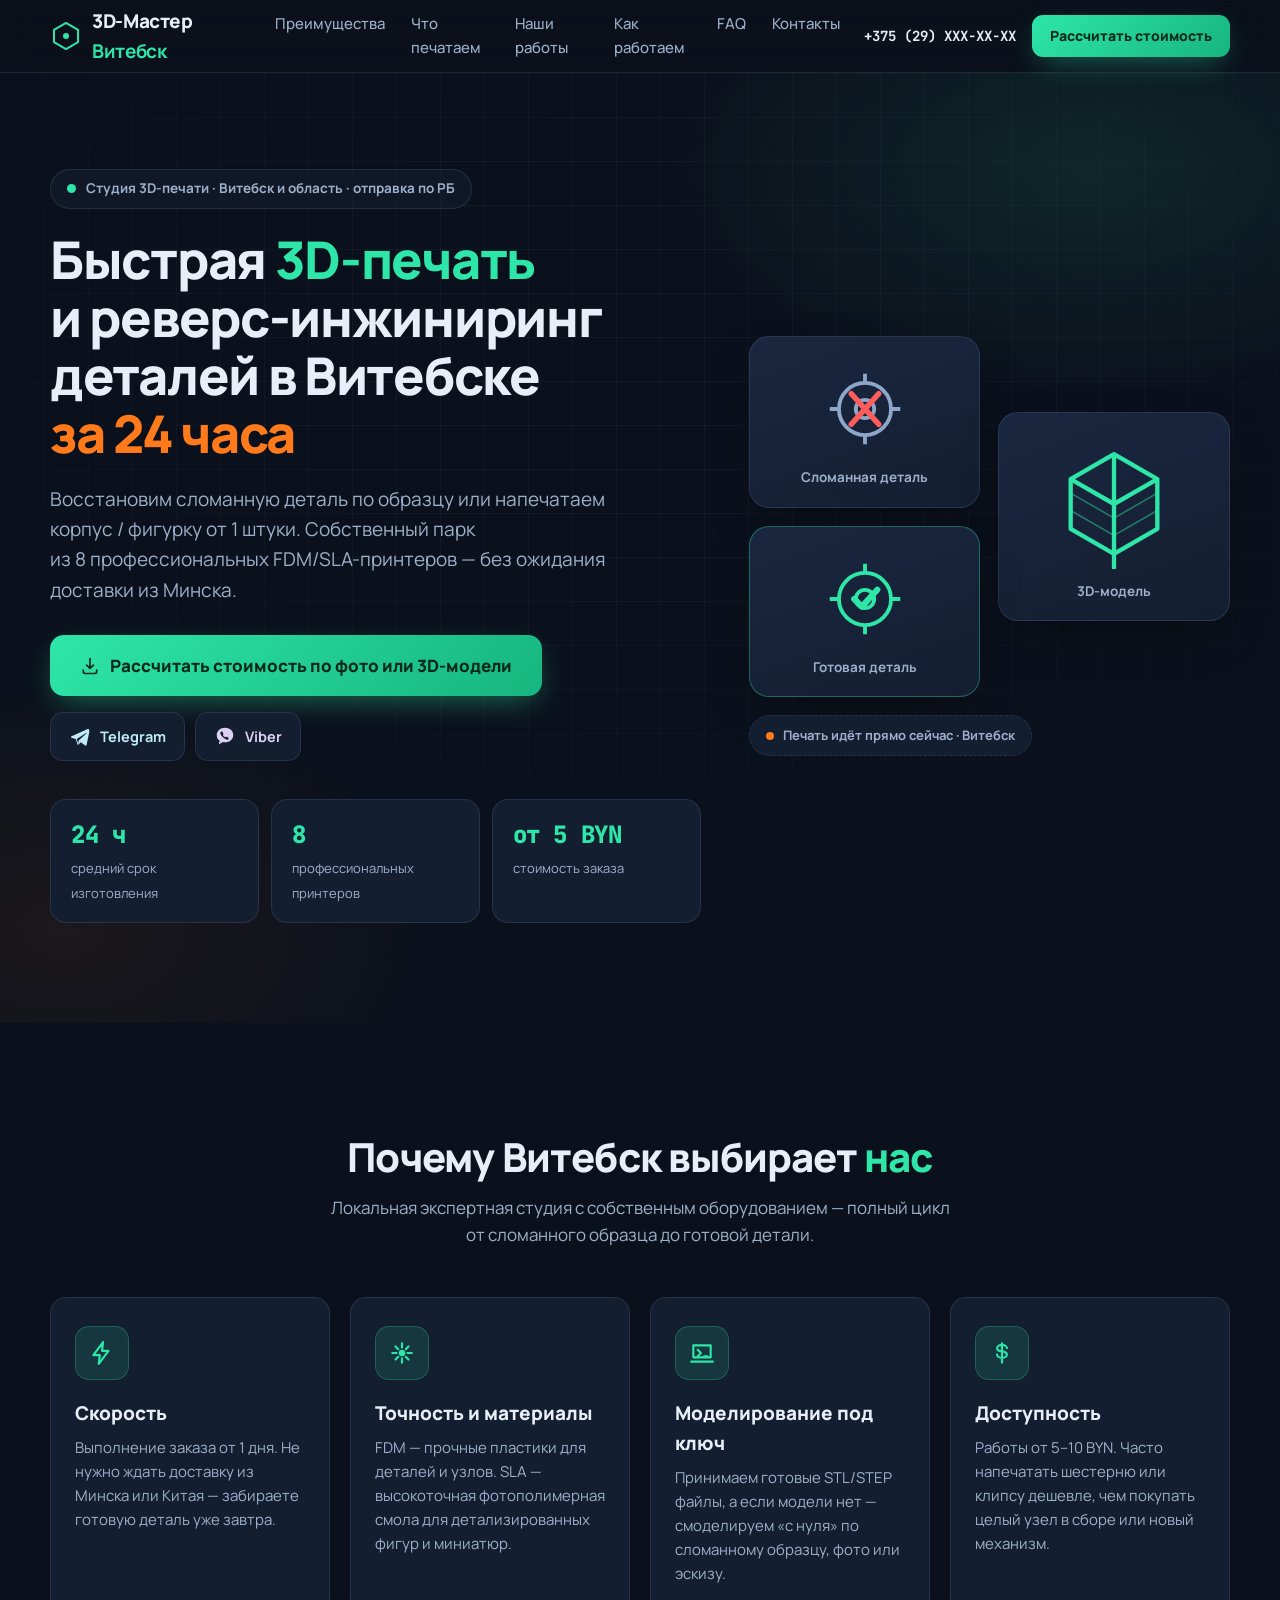
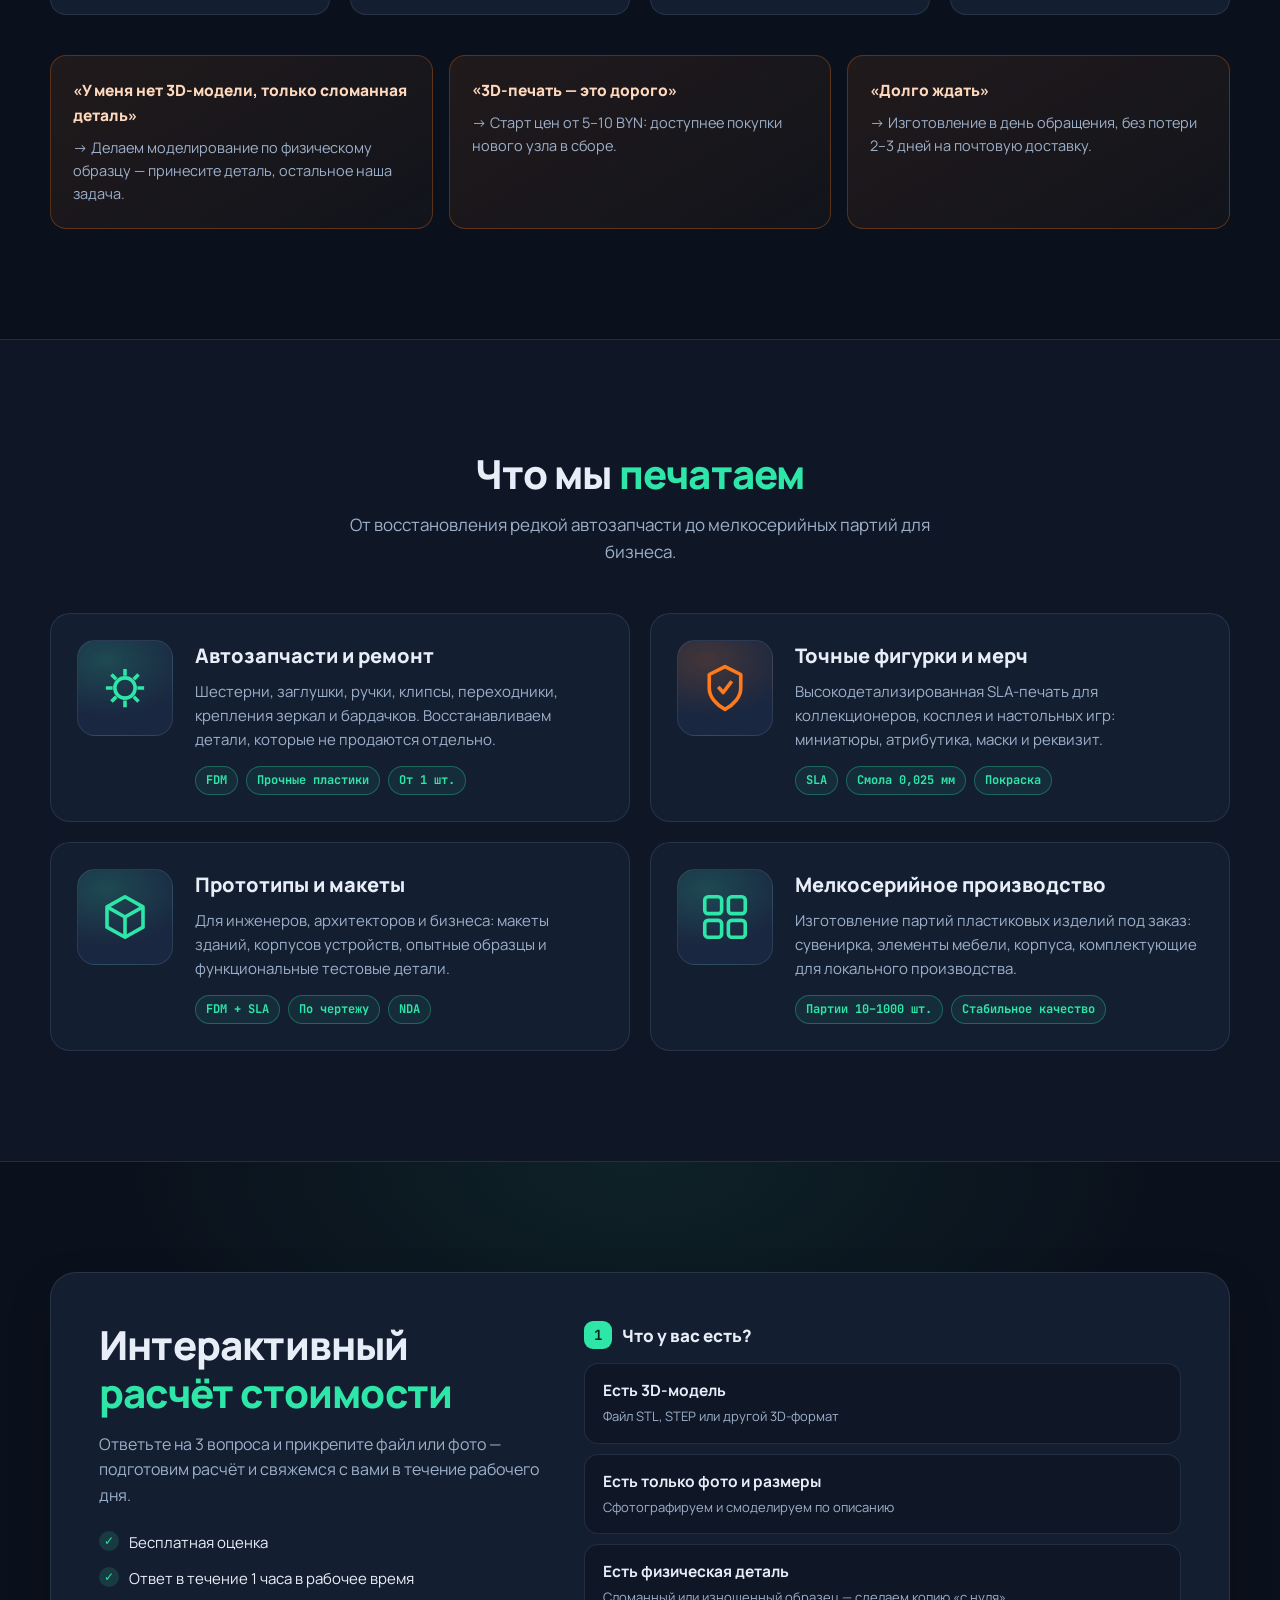
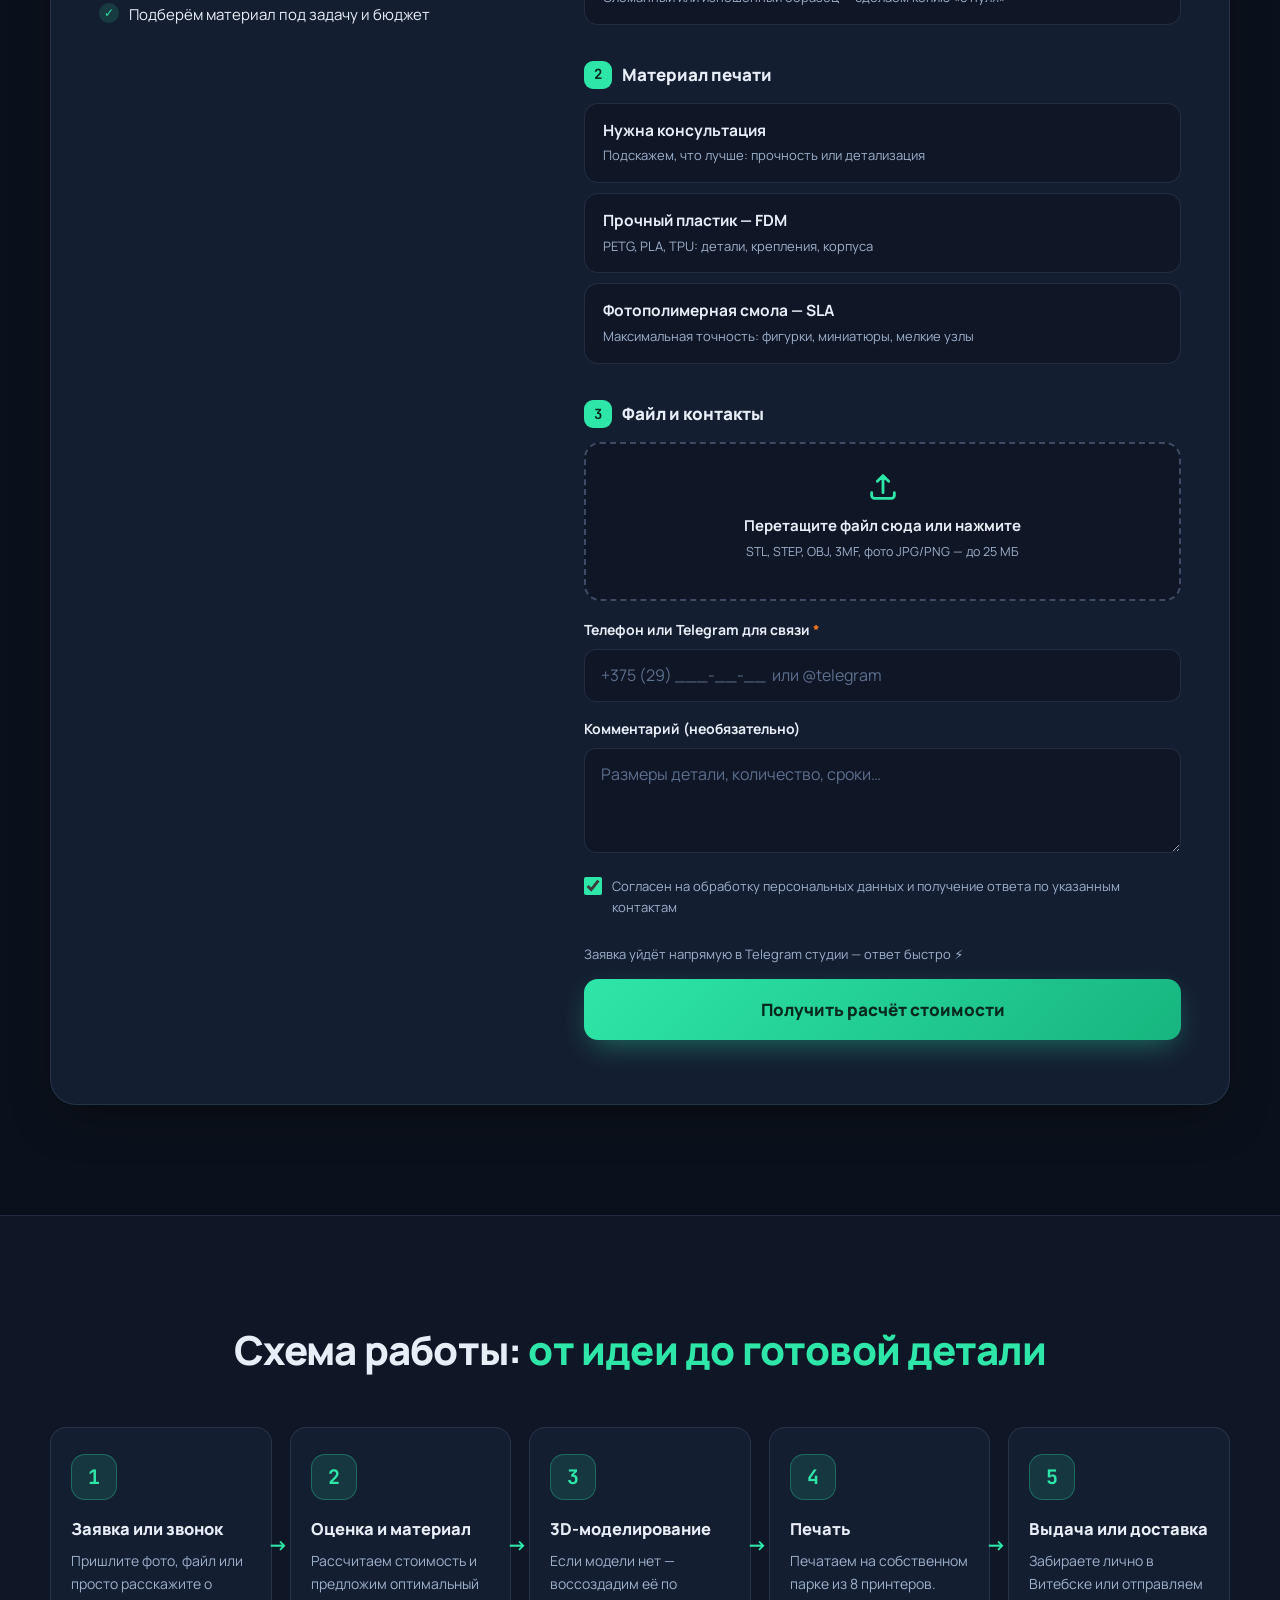
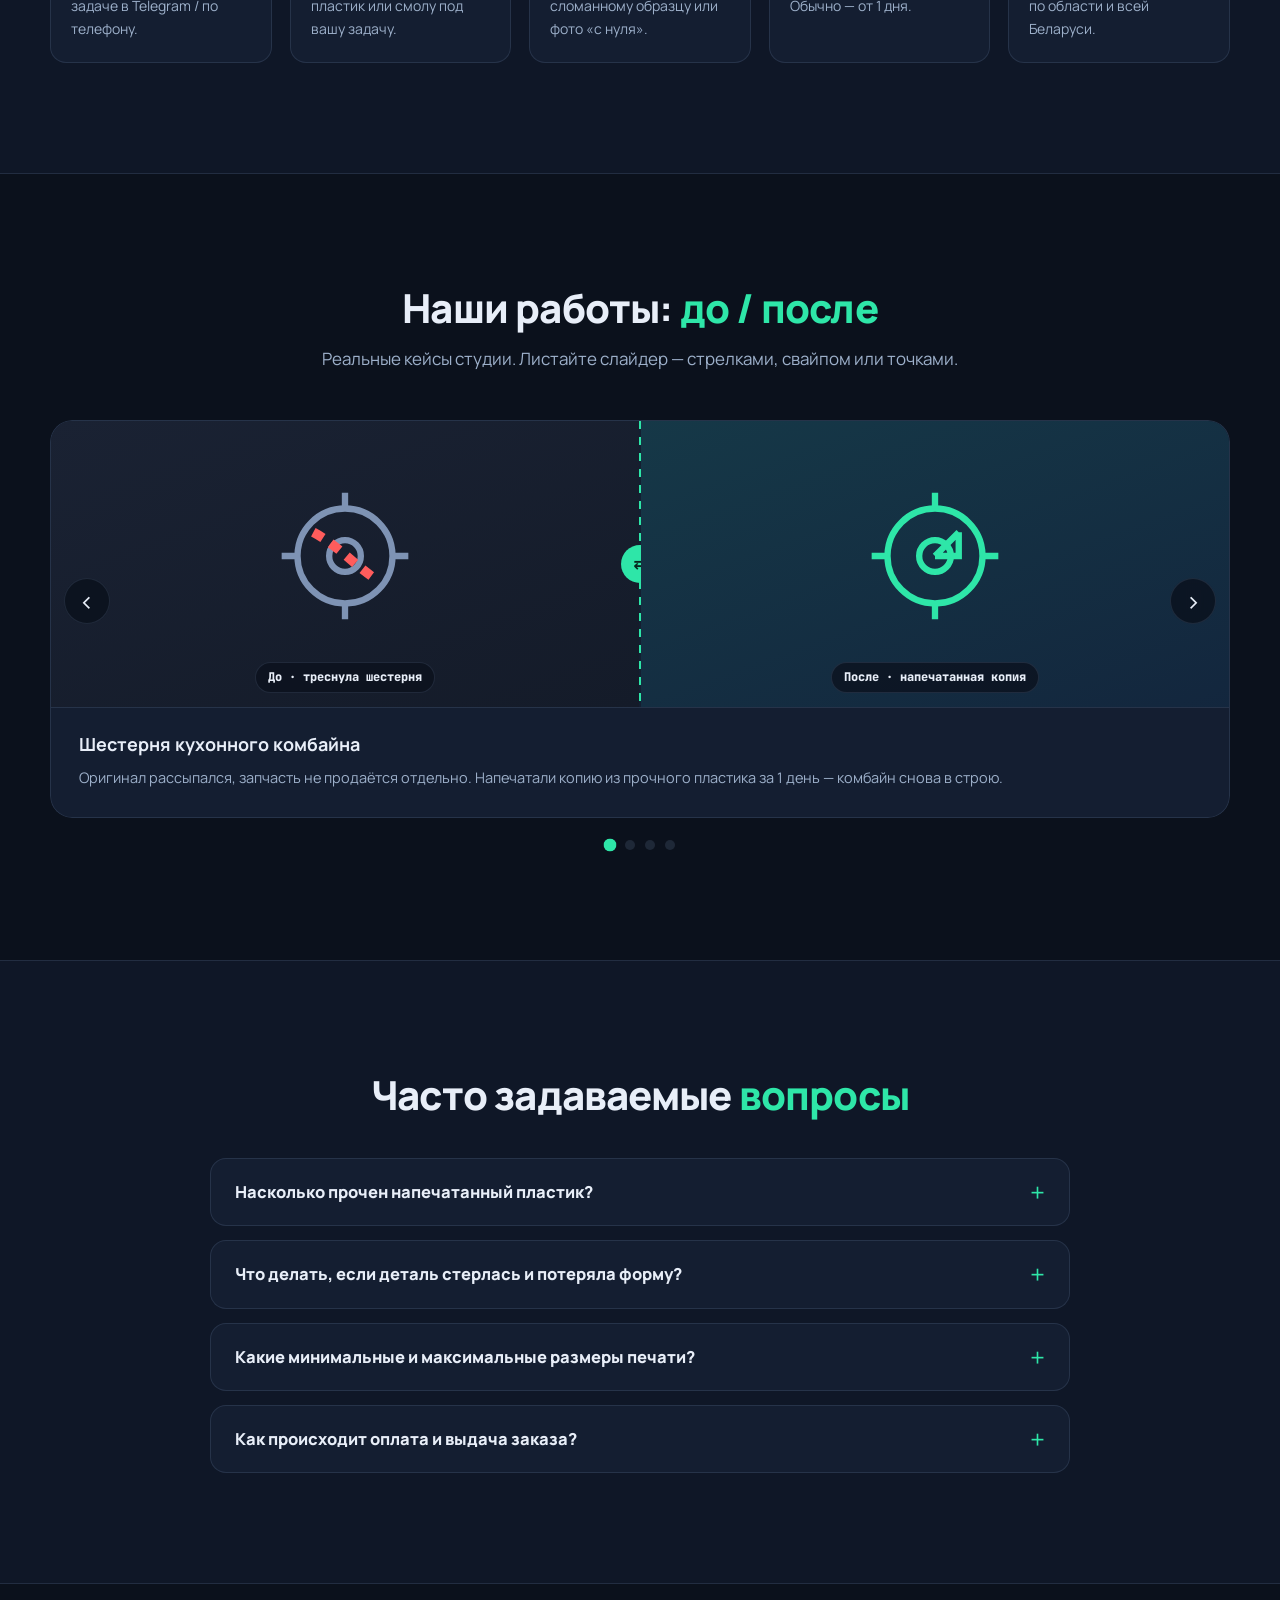
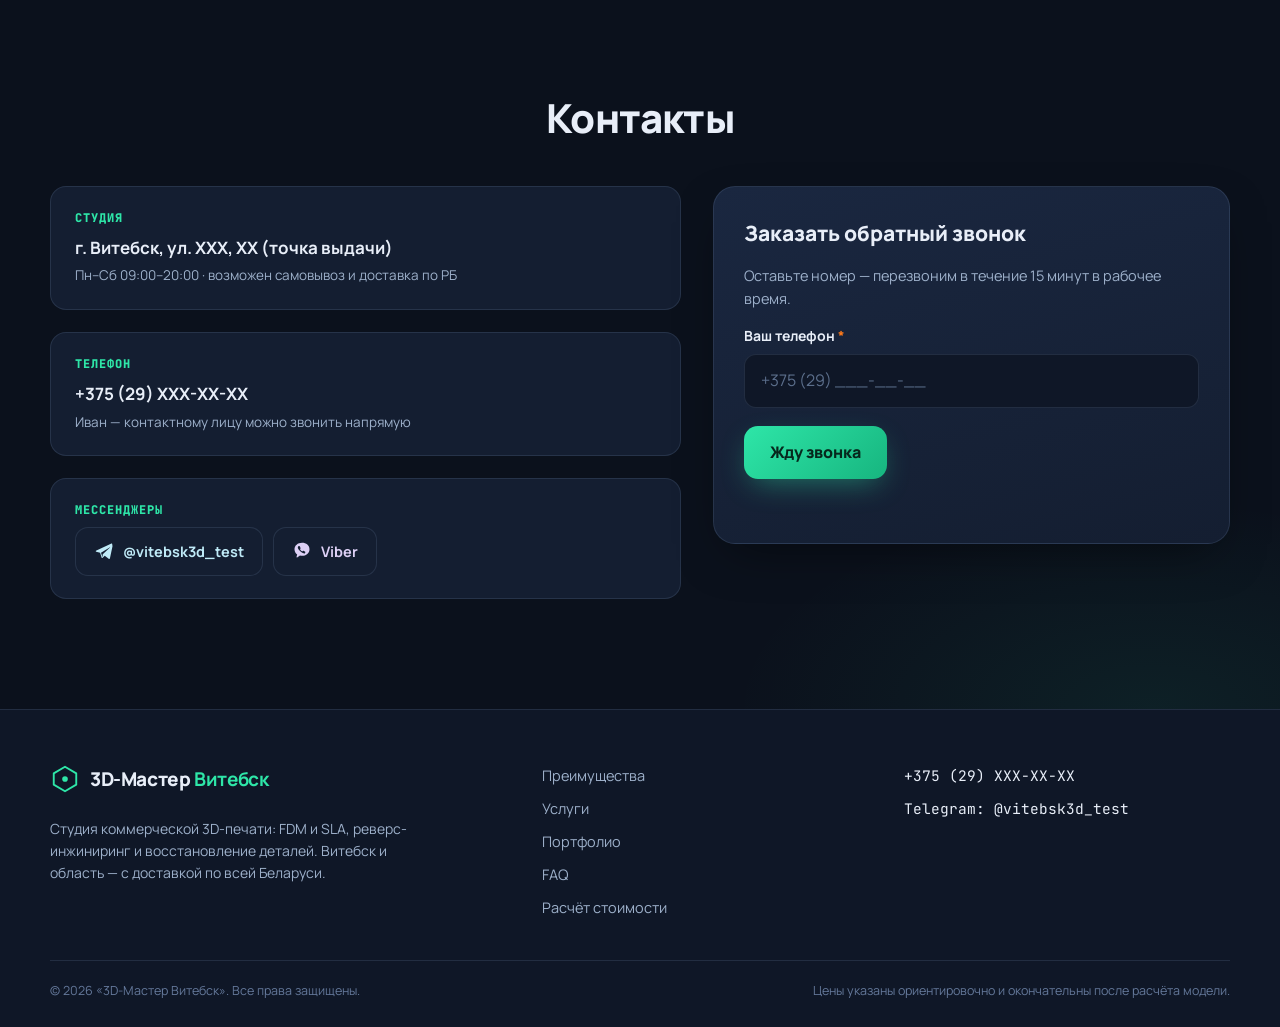
<file: index.html>
<!DOCTYPE html>
<html lang="ru">
<head>
  <meta charset="UTF-8">
  <meta name="viewport" content="width=device-width, initial-scale=1.0">
  <title>3D-Мастер Витебск — быстрая 3D-печать и восстановление деталей за 24 часа</title>
  <meta name="description" content="Студия 3D-печати в Витебске: восстановление сломанных деталей по образцу, печать прототипов, фигурок и корпусов от 1 шт. Собственный парк из 8 FDM/SLA-принтеров. Изготовление от 1 дня. Цены от 5–10 BYN.">
  <meta property="og:title" content="3D-Мастер Витебск — 3D-печать за 24 часа">
  <meta property="og:description" content="Восстановим сломанную деталь по образцу или напечатаем корпус/фигурку от 1 штуки. Собственный парк из 8 принтеров.">
  <meta property="og:type" content="website">
  <meta property="og:locale" content="ru_BY">
  <link rel="icon" href="data:image/svg+xml,%3Csvg xmlns='http://www.w3.org/2000/svg' viewBox='0 0 64 64'%3E%3Crect width='64' height='64' rx='12' fill='%230d1420'/%3E%3Cpath d='M32 10 L52 22 v20 L32 54 12 42 V22 Z' fill='none' stroke='%232ee6a8' stroke-width='4'/%3E%3Ccircle cx='32' cy='32' r='6' fill='%23ff7a1a'/%3E%3C/svg%3E">
  <link rel="preconnect" href="https://fonts.googleapis.com">
  <link rel="preconnect" href="https://fonts.gstatic.com" crossorigin>
  <link href="https://fonts.googleapis.com/css2?family=Manrope:wght@400;500;700;800&family=JetBrains+Mono:wght@500;700&display=swap" rel="stylesheet">
  <link rel="stylesheet" href="css/style.css">
  <script type="application/ld+json">
  {
    "@context": "https://schema.org",
    "@type": "LocalBusiness",
    "name": "3D-Мастер Витебск",
    "description": "Студия коммерческой 3D-печати: FDM и SLA печать, реверс-инжиниринг и восстановление деталей.",
    "address": {
      "@type": "PostalAddress",
      "addressLocality": "Витебск",
      "addressCountry": "BY"
    },
    "telephone": "+375 (29) XXX-XX-XX",
    "priceRange": "от 5 BYN",
    "openingHours": "Mo-Sa 09:00-20:00"
  }
  </script>
</head>
<body>

<a class="skip-link" href="#quiz">Перейти к форме расчёта</a>

<!-- ══════════ ШАПКА ══════════ -->
<header class="site-header" id="top">
  <div class="container header-inner">
    <a class="logo" href="#top" aria-label="3D-Мастер Витебск — на главную">
      <svg class="logo-icon" viewBox="0 0 64 64" width="36" height="36" aria-hidden="true">
        <path d="M32 6 L56 20 v24 L32 58 8 44 V20 Z" fill="none" stroke="currentColor" stroke-width="4" stroke-linejoin="round"/>
        <circle cx="32" cy="32" r="6" fill="currentColor"/>
      </svg>
      <span class="logo-text">3D-Мастер <b>Витебск</b></span>
    </a>

    <nav class="main-nav" id="mainNav" aria-label="Основная навигация">
      <a href="#advantages">Преимущества</a>
      <a href="#services">Что печатаем</a>
      <a href="#portfolio">Наши работы</a>
      <a href="#steps">Как работаем</a>
      <a href="#faq">FAQ</a>
      <a href="#contacts">Контакты</a>
    </nav>

    <div class="header-actions">
      <a class="tel" href="tel:+37529XXXXXXXX">+375 (29) XXX-XX-XX</a>
      <a class="btn btn-primary btn-sm" href="#quiz">Рассчитать стоимость</a>
      <button class="burger" id="burgerBtn" aria-label="Открыть меню" aria-expanded="false" aria-controls="mainNav">
        <span></span><span></span><span></span>
      </button>
    </div>
  </div>
</header>

<main>

<!-- ══════════ БЛОК 1: HERO ══════════ -->
<section class="hero" id="hero">
  <div class="container hero-grid">
    <div class="hero-content reveal">
      <p class="hero-badge"><span class="pulse-dot"></span> Студия 3D-печати · Витебск и область · отправка по РБ</p>
      <h1>Быстрая <span class="accent">3D-печать</span> и&nbsp;реверс-инжиниринг деталей в&nbsp;Витебске <span class="accent-2">за&nbsp;24&nbsp;часа</span></h1>
      <p class="lead">Восстановим сломанную деталь по образцу или напечатаем корпус / фигурку от 1&nbsp;штуки. Собственный парк из&nbsp;8&nbsp;профессиональных FDM/SLA-принтеров — без ожидания доставки из Минска.</p>

      <div class="hero-cta">
        <a class="btn btn-primary btn-lg" href="#quiz">
          <svg viewBox="0 0 24 24" width="20" height="20" aria-hidden="true"><path d="M12 3v12m0 0 4-4m-4 4-4-4M4 17v2a2 2 0 0 0 2 2h12a2 2 0 0 0 2-2v-2" fill="none" stroke="currentColor" stroke-width="2" stroke-linecap="round" stroke-linejoin="round"/></svg>
          Рассчитать стоимость по фото или 3D-модели
        </a>
        <div class="messengers">
          <a class="msg-btn tg" href="https://t.me/vitebsk3d_test" target="_blank" rel="noopener" aria-label="Написать в Telegram">
            <svg viewBox="0 0 24 24" width="22" height="22" aria-hidden="true"><path d="M21.9 4.3c.1-1-.8-1.4-1.6-1L2.9 11.3c-1 .4-1 1.2-.2 1.5l4.6 1.4 1.8 5.5c.3.8.7.9 1.3.4l2.5-2.3 4.7 3.5c.9.5 1.4.2 1.6-.8l3-14.2ZM8.4 14.2l10.3-6.5c.5-.3.9-.1.5.2l-8.7 7.9-.3 3.7-1.8-5.3Z" fill="currentColor"/></svg>
            Telegram
          </a>
          <a class="msg-btn vb" href="viber://chat?number=%2B37529XXXXXXXX" aria-label="Написать в Viber">
            <svg viewBox="0 0 24 24" width="22" height="22" aria-hidden="true"><path d="M12 2C6.9 2 3 5.4 3 10c0 2.5 1.2 4.7 3.2 6.2l-.8 3c-.1.5.4.8.8.5l3.4-2.2c.7.2 1.5.3 2.4.3 5.1 0 9-3.4 9-8S17.1 2 12 2Zm3.7 12.7c-.4.4-1.5.4-2.8-.2-1.3-.6-2.6-1.6-3.6-2.7-1-1-1.8-2.2-2.2-3.2-.3-.9-.1-1.6.3-2 .4-.4.9-.5 1.3-.5.3 0 .6.2.8.6l.7 1.6c.1.3.1.5 0 .7l-.4.6c-.1.2-.2.4 0 .6.3.6 1.5 1.8 2.2 2.2.3.2.5.1.6 0l.5-.5c.2-.2.4-.2.7-.1l1.6.8c.4.2.6.5.6.8 0 .4-.2.9-.6 1.3Z" fill="currentColor"/></svg>
            Viber
          </a>
        </div>
      </div>

      <ul class="hero-stats">
        <li><b>24 ч</b><span>средний срок изготовления</span></li>
        <li><b>8</b><span>профессиональных принтеров</span></li>
        <li><b>от 5 BYN</b><span>стоимость заказа</span></li>
      </ul>
    </div>

    <!-- Иллюстрация процесса: сломанная деталь → 3D-модель → готовое изделие -->
    <div class="hero-visual reveal" aria-hidden="true">
      <figure class="process-card broken">
        <svg viewBox="0 0 120 120">
          <g fill="none" stroke="currentColor" stroke-width="5">
            <circle cx="60" cy="60" r="34"/>
            <circle cx="60" cy="60" r="12"/>
            <path d="M60 26v-12M60 106V94M26 60H14M106 60H94"/>
          </g>
          <path d="M42 40 L78 80 M78 40 L42 80" stroke="#ff5c5c" stroke-width="7" stroke-linecap="round"/>
        </svg>
        <figcaption>Сломанная деталь</figcaption>
      </figure>
      <div class="flow-arrow flow-arrow-1">→</div>
      <figure class="process-card model">
        <svg viewBox="0 0 120 120">
          <g fill="none" stroke="currentColor" stroke-width="4" stroke-linejoin="round">
            <path d="M60 14 L100 37 v46 L60 106 20 83 V37 Z"/>
            <path d="M60 14 v46 m40-23 L60 60 20 37 m40 92V60"/>
          </g>
          <g stroke="currentColor" stroke-width="1.5" opacity=".45" fill="none">
            <path d="M20 50 L60 73 100 50 M20 66 L60 89 100 66"/>
          </g>
        </svg>
        <figcaption>3D-модель</figcaption>
      </figure>
      <div class="flow-arrow flow-arrow-2">→</div>
      <figure class="process-card printed">
        <svg viewBox="0 0 120 120">
          <g fill="none" stroke="currentColor" stroke-width="5" stroke-linejoin="round">
            <circle cx="60" cy="60" r="34"/>
            <circle cx="60" cy="60" r="12"/>
            <path d="M60 26v-12M60 106V94M26 60H14M106 60H94"/>
          </g>
          <path d="M46 60 l10 10 20-22" stroke="#2ee6a8" stroke-width="8" stroke-linecap="round" stroke-linejoin="round" fill="none"/>
        </svg>
        <figcaption>Готовая деталь</figcaption>
      </figure>
      <div class="printer-hint">
        <span class="hint-dot"></span> Печать идёт прямо сейчас · Витебск
      </div>
    </div>
  </div>
</section>

<!-- ══════════ БЛОК 2: ПРЕИМУЩЕСТВА ══════════ -->
<section class="section" id="advantages">
  <div class="container">
    <h2 class="section-title reveal">Почему Витебск выбирает <span class="accent">нас</span></h2>
    <p class="section-subtitle reveal">Локальная экспертная студия с собственным оборудованием — полный цикл от сломанного образца до готовой детали.</p>

    <div class="cards-grid cols-4">
      <article class="card reveal">
        <div class="card-icon">
          <svg viewBox="0 0 24 24" width="26" height="26" aria-hidden="true"><path d="M13 2 4 14h6l-1 8 9-12h-6l1-8Z" fill="none" stroke="currentColor" stroke-width="2" stroke-linejoin="round"/></svg>
        </div>
        <h3>Скорость</h3>
        <p>Выполнение заказа от 1&nbsp;дня. Не нужно ждать доставку из Минска или Китая — забираете готовую деталь уже завтра.</p>
      </article>

      <article class="card reveal">
        <div class="card-icon">
          <svg viewBox="0 0 24 24" width="26" height="26" aria-hidden="true"><path d="M12 3v4m0 10v4M3 12h4m10 0h4M6 6l2.5 2.5m7 7L18 18M18 6l-2.5 2.5m-7 7L6 18" fill="none" stroke="currentColor" stroke-width="2" stroke-linecap="round"/><circle cx="12" cy="12" r="3" fill="currentColor"/></svg>
        </div>
        <h3>Точность и материалы</h3>
        <p>FDM — прочные пластики для деталей и узлов. SLA — высокоточная фотополимерная смола для детализированных фигур и миниатюр.</p>
      </article>

      <article class="card reveal">
        <div class="card-icon">
          <svg viewBox="0 0 24 24" width="26" height="26" aria-hidden="true"><path d="M4 5h16v11H4zM2 20h20M8 9l3 3-3 3m6 0h3" fill="none" stroke="currentColor" stroke-width="2" stroke-linecap="round" stroke-linejoin="round"/></svg>
        </div>
        <h3>Моделирование под ключ</h3>
        <p>Принимаем готовые STL/STEP файлы, а если модели нет — смоделируем «с нуля» по сломанному образцу, фото или эскизу.</p>
      </article>

      <article class="card reveal">
        <div class="card-icon">
          <svg viewBox="0 0 24 24" width="26" height="26" aria-hidden="true"><path d="M12 3v18m4.5-13.5c0-1.7-2-3-4.5-3s-4.5 1.3-4.5 3 2 2.7 4.5 3 4.5 1.3 4.5 3-2 3-4.5 3-4.5-1.3-4.5-3" fill="none" stroke="currentColor" stroke-width="2" stroke-linecap="round"/></svg>
        </div>
        <h3>Доступность</h3>
        <p>Работы от 5–10&nbsp;BYN. Часто напечатать шестерню или клипсу дешевле, чем покупать целый узел в сборе или новый механизм.</p>
      </article>
    </div>

    <div class="pain-strip reveal">
      <div class="pain-item">
        <q>«У меня нет 3D-модели, только сломанная деталь»</q>
        <p>→ Делаем моделирование по физическому образцу — принесите деталь, остальное наша задача.</p>
      </div>
      <div class="pain-item">
        <q>«3D-печать — это дорого»</q>
        <p>→ Старт цен от 5–10 BYN: доступнее покупки нового узла в сборе.</p>
      </div>
      <div class="pain-item">
        <q>«Долго ждать»</q>
        <p>→ Изготовление в день обращения, без потери 2–3 дней на почтовую доставку.</p>
      </div>
    </div>
  </div>
</section>

<!-- ══════════ БЛОК 3: УСЛУГИ ══════════ -->
<section class="section section-alt" id="services">
  <div class="container">
    <h2 class="section-title reveal">Что мы <span class="accent">печатаем</span></h2>
    <p class="section-subtitle reveal">От восстановления редкой автозапчасти до мелкосерийных партий для бизнеса.</p>

    <div class="cards-grid cols-2 services-grid">
      <article class="service-card reveal">
        <div class="service-media" data-img="auto">
          <svg viewBox="0 0 24 24" width="54" height="54" aria-hidden="true"><g fill="none" stroke="currentColor" stroke-width="1.6"><circle cx="12" cy="12" r="4.5"/><path d="M12 3.5v3m0 11v3M3.5 12h3m11 0h3M6 6l2.1 2.1m7.8 7.8L18 18M18 6l-2.1 2.1M8.1 15.9 6 18"/></g></svg>
        </div>
        <div class="service-body">
          <h3>Автозапчасти и ремонт</h3>
          <p>Шестерни, заглушки, ручки, клипсы, переходники, крепления зеркал и бардачков. Восстанавливаем детали, которые не продаются отдельно.</p>
          <ul class="tags"><li>FDM</li><li>Прочные пластики</li><li>От 1 шт.</li></ul>
        </div>
      </article>

      <article class="service-card reveal">
        <div class="service-media" data-img="figure">
          <svg viewBox="0 0 24 24" width="54" height="54" aria-hidden="true"><g fill="none" stroke="currentColor" stroke-width="1.6" stroke-linejoin="round"><path d="M12 2.5 19 6v6c0 4-3.2 7.6-7 9.5-3.8-1.9-7-5.5-7-9.5V6l7-3.5Z"/><path d="M9 11.5 11.2 14 15 9"/></g></svg>
        </div>
        <div class="service-body">
          <h3>Точные фигурки и мерч</h3>
          <p>Высокодетализированная SLA-печать для коллекционеров, косплея и настольных игр: миниатюры, атрибутика, маски и реквизит.</p>
          <ul class="tags"><li>SLA</li><li>Смола 0,025 мм</li><li>Покраска</li></ul>
        </div>
      </article>

      <article class="service-card reveal">
        <div class="service-media" data-img="proto">
          <svg viewBox="0 0 24 24" width="54" height="54" aria-hidden="true"><g fill="none" stroke="currentColor" stroke-width="1.6" stroke-linejoin="round"><path d="M12 3 20 7.5v9L12 21 4 16.5v-9L12 3Z"/><path d="M12 12 20 7.5M12 12v9M12 12 4 7.5"/></g></svg>
        </div>
        <div class="service-body">
          <h3>Прототипы и макеты</h3>
          <p>Для инженеров, архитекторов и бизнеса: макеты зданий, корпусов устройств, опытные образцы и функциональные тестовые детали.</p>
          <ul class="tags"><li>FDM + SLA</li><li>По чертежу</li><li>NDA</li></ul>
        </div>
      </article>

      <article class="service-card reveal">
        <div class="service-media" data-img="series">
          <svg viewBox="0 0 24 24" width="54" height="54" aria-hidden="true"><g fill="none" stroke="currentColor" stroke-width="1.6" stroke-linejoin="round"><rect x="3" y="3" width="7.5" height="7.5" rx="1.5"/><rect x="13.5" y="3" width="7.5" height="7.5" rx="1.5"/><rect x="3" y="13.5" width="7.5" height="7.5" rx="1.5"/><rect x="13.5" y="13.5" width="7.5" height="7.5" rx="1.5"/></g></svg>
        </div>
        <div class="service-body">
          <h3>Мелкосерийное производство</h3>
          <p>Изготовление партий пластиковых изделий под заказ: сувенирка, элементы мебели, корпуса, комплектующие для локального производства.</p>
          <ul class="tags"><li>Партии 10–1000 шт.</li><li>Стабильное качество</li></ul>
        </div>
      </article>
    </div>
  </div>
</section>

<!-- ══════════ БЛОК 4: КВИЗ-КАЛЬКУЛЯТОР ══════════ -->
<section class="section quiz-section" id="quiz">
  <div class="container">
    <div class="quiz-wrap reveal">
      <div class="quiz-intro">
        <h2 class="section-title left">Интерактивный<br><span class="accent">расчёт стоимости</span></h2>
        <p>Ответьте на 3 вопроса и прикрепите файл или фото — подготовим расчёт и свяжемся с вами в течение рабочего дня.</p>
        <ul class="quiz-benefits">
          <li>Бесплатная оценка</li>
          <li>Ответ в течение 1 часа в рабочее время</li>
          <li>Подберём материал под задачу и бюджет</li>
        </ul>
      </div>

      <form class="quiz-form" id="quoteForm" novalidate>
        <fieldset class="quiz-step" data-step="1">
          <legend><span class="step-num">1</span> Что у вас есть?</legend>
          <label class="radio-card">
            <input type="radio" name="files" value="Есть 3D-модель (STL/STEP)" required>
            <span class="radio-face"><b>Есть 3D-модель</b><small>Файл STL, STEP или другой 3D-формат</small></span>
          </label>
          <label class="radio-card">
            <input type="radio" name="files" value="Есть только фото и размеры">
            <span class="radio-face"><b>Есть только фото и размеры</b><small>Сфотографируем и смоделируем по описанию</small></span>
          </label>
          <label class="radio-card">
            <input type="radio" name="files" value="Есть физическая деталь / образец">
            <span class="radio-face"><b>Есть физическая деталь</b><small>Сломанный или изношенный образец — сделаем копию «с нуля»</small></span>
          </label>
          <p class="field-error" data-error-for="files">Выберите один из вариантов</p>
        </fieldset>

        <fieldset class="quiz-step" data-step="2">
          <legend><span class="step-num">2</span> Материал печати</legend>
          <label class="radio-card">
            <input type="radio" name="material" value="Нужна консультация" required>
            <span class="radio-face"><b>Нужна консультация</b><small>Подскажем, что лучше: прочность или детализация</small></span>
          </label>
          <label class="radio-card">
            <input type="radio" name="material" value="Прочный пластик (FDM)">
            <span class="radio-face"><b>Прочный пластик — FDM</b><small>PETG, PLA, TPU: детали, крепления, корпуса</small></span>
          </label>
          <label class="radio-card">
            <input type="radio" name="material" value="Фотополимерная смола (SLA)">
            <span class="radio-face"><b>Фотополимерная смола — SLA</b><small>Максимальная точность: фигурки, миниатюры, мелкие узлы</small></span>
          </label>
          <p class="field-error" data-error-for="material">Выберите материал или консультацию</p>
        </fieldset>

        <fieldset class="quiz-step" data-step="3">
          <legend><span class="step-num">3</span> Файл и контакты</legend>

          <div class="dropzone" id="dropzone" tabindex="0" role="button" aria-label="Загрузить файл или фото: нажмите или перетащите файл">
            <input type="file" id="fileInput" name="file" accept=".stl,.step,.stp,.obj,.3mf,.jpg,.jpeg,.png,.webp,.pdf" hidden>
            <svg viewBox="0 0 24 24" width="34" height="34" aria-hidden="true"><path d="M12 16V4m0 0 4 4m-4-4L8 8M4 16v2a2 2 0 0 0 2 2h12a2 2 0 0 0 2-2v-2" fill="none" stroke="currentColor" stroke-width="2" stroke-linecap="round" stroke-linejoin="round"/></svg>
            <b>Перетащите файл сюда или нажмите</b>
            <small>STL, STEP, OBJ, 3MF, фото JPG/PNG — до 25 МБ</small>
            <output class="file-name" id="fileName" for="fileInput"></output>
          </div>

          <label class="field">
            <span>Телефон или Telegram для связи <i>*</i></span>
            <input type="text" id="contactInput" name="contact" inputmode="tel" placeholder="+375 (29) ___-__-__  или @telegram" autocomplete="tel" required>
            <em class="field-error" data-error-for="contact">Укажите телефон (+375...) или ник в Telegram (@...)</em>
          </label>

          <label class="field">
            <span>Комментарий (необязательно)</span>
            <textarea id="commentInput" name="comment" rows="3" placeholder="Размеры детали, количество, сроки…"></textarea>
          </label>

          <label class="checkbox">
            <input type="checkbox" name="consent" required checked>
            <span>Согласен на обработку персональных данных и получение ответа по указанным контактам</span>
          </label>
          <p class="field-error" data-error-for="consent">Необходимо согласие</p>
        </fieldset>

        <div class="quiz-footer">
          <p class="form-note" id="formNote">Заявка уйдёт напрямую в Telegram студии — ответ быстро ⚡</p>
          <button class="btn btn-primary btn-lg submit-btn" type="submit">
            Получить расчёт стоимости
          </button>
        </div>

        <div class="form-status" id="formStatus" role="status" aria-live="polite"></div>
      </form>
    </div>
  </div>
</section>

<!-- ══════════ БЛОК 5: СХЕМА РАБОТЫ ══════════ -->
<section class="section section-alt" id="steps">
  <div class="container">
    <h2 class="section-title reveal">Схема работы: <span class="accent">от идеи до готовой детали</span></h2>

    <ol class="steps reveal">
      <li class="step">
        <span class="step-num-big">1</span>
        <h3>Заявка или звонок</h3>
        <p>Пришлите фото, файл или просто расскажите о задаче в Telegram / по телефону.</p>
      </li>
      <li class="step">
        <span class="step-num-big">2</span>
        <h3>Оценка и материал</h3>
        <p>Рассчитаем стоимость и предложим оптимальный пластик или смолу под вашу задачу.</p>
      </li>
      <li class="step">
        <span class="step-num-big">3</span>
        <h3>3D-моделирование</h3>
        <p>Если модели нет — воссоздадим её по сломанному образцу или фото «с нуля».</p>
      </li>
      <li class="step">
        <span class="step-num-big">4</span>
        <h3>Печать</h3>
        <p>Печатаем на собственном парке из 8 принтеров. Обычно — от 1 дня.</p>
      </li>
      <li class="step">
        <span class="step-num-big">5</span>
        <h3>Выдача или доставка</h3>
        <p>Забираете лично в Витебске или отправляем по области и всей Беларуси.</p>
      </li>
    </ol>
  </div>
</section>

<!-- ══════════ БЛОК 6: ПОРТФОЛИО ══════════ -->
<section class="section" id="portfolio">
  <div class="container">
    <h2 class="section-title reveal">Наши работы: <span class="accent">до / после</span></h2>
    <p class="section-subtitle reveal">Реальные кейсы студии. Листайте слайдер — стрелками, свайпом или точками.</p>

    <div class="slider reveal" id="portfolioSlider">
      <div class="slider-track" id="sliderTrack" aria-live="polite">

        <figure class="slide" role="group" aria-roledescription="слайд" aria-label="1 из 4">
          <div class="before-after">
            <div class="ba-side ba-before">
              <svg viewBox="0 0 120 120" aria-hidden="true"><g fill="none" stroke="currentColor" stroke-width="4"><circle cx="60" cy="60" r="30"/><circle cx="60" cy="60" r="10"/><path d="M60 30v-10M60 100V90M30 60H20M100 60H90"/></g><path d="M40 45c15 8 25 20 40 30" stroke="#ff5c5c" stroke-width="6" stroke-dasharray="7 6" fill="none"/></svg>
              <span class="ba-label">До · треснула шестерня</span>
            </div>
            <div class="ba-divider"></div>
            <div class="ba-side ba-after">
              <svg viewBox="0 0 120 120" aria-hidden="true"><g fill="none" stroke="currentColor" stroke-width="4"><circle cx="60" cy="60" r="30"/><circle cx="60" cy="60" r="10"/><path d="M60 30v-10M60 100V90M30 60H20M100 60H90M75 45l-15 15m15-15v15h-15"/></g></svg>
              <span class="ba-label">После · напечатанная копия</span>
            </div>
          </div>
          <figcaption>
            <b>Шестерня кухонного комбайна</b>
            <span>Оригинал рассыпался, запчасть не продаётся отдельно. Напечатали копию из прочного пластика за 1 день — комбайн снова в строю.</span>
          </figcaption>
        </figure>

        <figure class="slide" role="group" aria-roledescription="слайд" aria-label="2 из 4">
          <div class="before-after">
            <div class="ba-side ba-before">
              <svg viewBox="0 0 120 120" aria-hidden="true"><rect x="25" y="45" width="70" height="30" rx="8" fill="none" stroke="currentColor" stroke-width="4"/><path d="M45 50l30 20M75 50 45 70" stroke="#ff5c5c" stroke-width="6" stroke-linecap="round"/></svg>
              <span class="ba-label">До · заглушка утрачена</span>
            </div>
            <div class="ba-divider"></div>
            <div class="ba-side ba-after">
              <svg viewBox="0 0 120 120" aria-hidden="true"><rect x="25" y="45" width="70" height="30" rx="8" fill="none" stroke="currentColor" stroke-width="4"/><circle cx="60" cy="60" r="8" fill="currentColor"/></svg>
              <span class="ba-label">После · деталь на месте</span>
            </div>
          </div>
          <figcaption>
            <b>Автомобильная заглушка</b>
            <span>Сняли размеры с посадочного места, смоделировали и напечатали заглушку точно по оригиналу. Установка — без доработок.</span>
          </figcaption>
        </figure>

        <figure class="slide" role="group" aria-roledescription="слайд" aria-label="3 из 4">
          <div class="before-after">
            <div class="ba-side ba-before">
              <svg viewBox="0 0 120 120" aria-hidden="true"><g fill="none" stroke="currentColor" stroke-width="4" stroke-linejoin="round"><path d="M60 25 85 40v30L60 95 35 70V40Z"/><path d="M60 25v70M35 55l25 15 25-15"/></g></svg>
              <span class="ba-label">До · эскиз / скан модели</span>
            </div>
            <div class="ba-divider"></div>
            <div class="ba-side ba-after">
              <svg viewBox="0 0 120 120" aria-hidden="true"><g fill="none" stroke="currentColor" stroke-width="4" stroke-linejoin="round"><path d="M60 20 90 38v34L60 100 30 72V38Z"/><circle cx="60" cy="52" r="6" fill="currentColor"/><path d="M45 75c5 8 25 8 30 0"/></g></svg>
              <span class="ba-label">После · SLA-миниатюра</span>
            </div>
          </div>
          <figcaption>
            <b>Высокоточная миниатюра</b>
            <span>Персонажная фигурка для настольной игры, печать фотополимером со слоем 0,025 мм. Готовая — под покраску.</span>
          </figcaption>
        </figure>

        <figure class="slide" role="group" aria-roledescription="слайд" aria-label="4 из 4">
          <div class="before-after">
            <div class="ba-side ba-before">
              <svg viewBox="0 0 120 120" aria-hidden="true"><g fill="none" stroke="currentColor" stroke-width="4"><path d="M30 85V50l20-20 20 20v35"/><path d="M30 65h40"/><path d="M70 45 95 60v25" /><path d="M82 40l14-10" stroke="#ff5c5c" stroke-width="6" stroke-linecap="round"/></g></svg>
              <span class="ba-label">До · корпус треснул</span>
            </div>
            <div class="ba-divider"></div>
            <div class="ba-side ba-after">
              <svg viewBox="0 0 120 120" aria-hidden="true"><g fill="none" stroke="currentColor" stroke-width="4"><rect x="28" y="35" width="64" height="50" rx="6"/><circle cx="46" cy="60" r="9"/><path d="M62 50h18M62 62h18M62 74h12"/></g></svg>
              <span class="ba-label">После · новый корпус</span>
            </div>
          </div>
          <figcaption>
            <b>Корпус электронного устройства</b>
            <span>Реверс-инжиниринг по половинке оригинального корпуса: снятие размеров, модель, печать партией 15 шт. для мастерской.</span>
          </figcaption>
        </figure>

      </div>

      <button class="slider-btn prev" id="sliderPrev" aria-label="Предыдущая работа">‹</button>
      <button class="slider-btn next" id="sliderNext" aria-label="Следующая работа">›</button>
      <div class="slider-dots" id="sliderDots" role="tablist" aria-label="Выбор работы"></div>
    </div>
  </div>
</section>

<!-- ══════════ БЛОК 7: FAQ ══════════ -->
<section class="section section-alt" id="faq">
  <div class="container container-narrow">
    <h2 class="section-title reveal">Часто задаваемые <span class="accent">вопросы</span></h2>

    <div class="faq-list reveal">
      <details class="faq-item">
        <summary>Насколько прочен напечатанный пластик?</summary>
        <div class="faq-body">
          <p>Прочность зависит от материала и задачи. PETG и ABS выдерживают нагрузки, удары и температуру до ~80 °C — подходят для креплений, шестерён и автомобильных элементов. TPU гнётся и пружинит (уплотнители, держатели). Для мелких точных деталей используем фотополимерную смолу — она твёрже, но более хрупкая. Под вашу задачу мы всегда подбираем материал с запасом прочности.</p>
        </div>
      </details>

      <details class="faq-item">
        <summary>Что делать, если деталь стерлась и потеряла форму?</summary>
        <div class="faq-body">
          <p>Это типичная задача для реверс-инжиниринга. Принесите изношенную деталь (или даже её часть): мы снимем размеры, восстановим геометрию в 3D-редакторе и при желании улучшим её — например, усилим тонкие стенки. После согласования модели напечатаем новую копию, часто точнее оригинала.</p>
        </div>
      </details>

      <details class="faq-item">
        <summary>Какие минимальные и максимальные размеры печати?</summary>
        <div class="faq-body">
          <p>Мелкая детализация — от нескольких миллиметров (SLA-печать слоем 0,025 мм). Максимальная область печати одной детали — до 300 × 300 × 400 мм (FDM). Крупные изделия печатаем сегментами и собираем бесшовно: склейка, шпаклёвка и покраска. Если сомневаетесь — пришлите фото с линейкой, оценим за 15 минут.</p>
        </div>
      </details>

      <details class="faq-item">
        <summary>Как происходит оплата и выдача заказа?</summary>
        <div class="faq-body">
          <p>После расчёта стоимости предоплата 50% (перевод на карту), остаток — при получении. Готовый заказ можно забрать лично в Витебске в удобное время либо мы отправим его по городу, области и всей Беларуси через Европочту или Белпочту. На все работы даём гарантию соответствия согласованной модели.</p>
        </div>
      </details>
    </div>
  </div>
</section>

<!-- ══════════ БЛОК 8: КОНТАКТЫ + ПОДВАЛ ══════════ -->
<section class="section contacts-section" id="contacts">
  <div class="container">
    <h2 class="section-title reveal">Контакты</h2>

    <div class="contacts-grid reveal">
      <div class="contacts-info">
        <ul class="contacts-list">
          <li>
            <span class="c-label">Студия</span>
            <b>г. Витебск, ул. XXX, XX (точка выдачи)</b>
            <small>Пн–Сб 09:00–20:00 · возможен самовывоз и доставка по РБ</small>
          </li>
          <li>
            <span class="c-label">Телефон</span>
            <b><a href="tel:+37529XXXXXXXX">+375 (29) XXX-XX-XX</a></b>
            <small>Иван — контактному лицу можно звонить напрямую</small>
          </li>
          <li>
            <span class="c-label">Мессенджеры</span>
            <div class="messengers inline">
              <a class="msg-btn tg" href="https://t.me/vitebsk3d_test" target="_blank" rel="noopener">
                <svg viewBox="0 0 24 24" width="20" height="20" aria-hidden="true"><path d="M21.9 4.3c.1-1-.8-1.4-1.6-1L2.9 11.3c-1 .4-1 1.2-.2 1.5l4.6 1.4 1.8 5.5c.3.8.7.9 1.3.4l2.5-2.3 4.7 3.5c.9.5 1.4.2 1.6-.8l3-14.2ZM8.4 14.2l10.3-6.5c.5-.3.9-.1.5.2l-8.7 7.9-.3 3.7-1.8-5.3Z" fill="currentColor"/></svg>
                @vitebsk3d_test
              </a>
              <a class="msg-btn vb" href="viber://chat?number=%2B37529XXXXXXXX">
                <svg viewBox="0 0 24 24" width="20" height="20" aria-hidden="true"><path d="M12 2C6.9 2 3 5.4 3 10c0 2.5 1.2 4.7 3.2 6.2l-.8 3c-.1.5.4.8.8.5l3.4-2.2c.7.2 1.5.3 2.4.3 5.1 0 9-3.4 9-8S17.1 2 12 2Zm3.7 12.7c-.4.4-1.5.4-2.8-.2-1.3-.6-2.6-1.6-3.6-2.7-1-1-1.8-2.2-2.2-3.2-.3-.9-.1-1.6.3-2 .4-.4.9-.5 1.3-.5.3 0 .6.2.8.6l.7 1.6c.1.3.1.5 0 .7l-.4.6c-.1.2-.2.4 0 .6.3.6 1.5 1.8 2.2 2.2.3.2.5.1.6 0l.5-.5c.2-.2.4-.2.7-.1l1.6.8c.4.2.6.5.6.8 0 .4-.2.9-.6 1.3Z" fill="currentColor"/></svg>
                Viber
              </a>
            </div>
          </li>
        </ul>
      </div>

      <form class="callback-card" id="callbackForm" novalidate>
        <h3>Заказать обратный звонок</h3>
        <p>Оставьте номер — перезвоним в течение 15 минут в рабочее время.</p>
        <label class="field">
          <span>Ваш телефон <i>*</i></span>
          <input type="tel" name="phone" id="cbPhone" inputmode="tel" placeholder="+375 (29) ___-__-__" autocomplete="tel" required>
          <em class="field-error" data-error-for="cbPhone">Введите корректный номер телефона</em>
        </label>
        <button class="btn btn-primary" type="submit">Жду звонка</button>
        <p class="cb-note" id="cbNote"></p>
      </form>
    </div>
  </div>
</section>

</main>

<footer class="site-footer">
  <div class="container footer-inner">
    <div class="footer-brand">
      <a class="logo" href="#top">
        <svg class="logo-icon" viewBox="0 0 64 64" width="30" height="30" aria-hidden="true"><path d="M32 6 L56 20 v24 L32 58 8 44 V20 Z" fill="none" stroke="currentColor" stroke-width="4" stroke-linejoin="round"/><circle cx="32" cy="32" r="6" fill="currentColor"/></svg>
        <span class="logo-text">3D-Мастер <b>Витебск</b></span>
      </a>
      <p>Студия коммерческой 3D-печати: FDM и SLA, реверс-инжиниринг и восстановление деталей. Витебск и область — с доставкой по всей Беларуси.</p>
    </div>
    <nav class="footer-nav" aria-label="Навигация по футеру">
      <a href="#advantages">Преимущества</a>
      <a href="#services">Услуги</a>
      <a href="#portfolio">Портфолио</a>
      <a href="#faq">FAQ</a>
      <a href="#quiz">Расчёт стоимости</a>
    </nav>
    <div class="footer-contacts">
      <a href="tel:+37529XXXXXXXX">+375 (29) XXX-XX-XX</a>
      <a href="https://t.me/vitebsk3d_test" target="_blank" rel="noopener">Telegram: @vitebsk3d_test</a>
    </div>
  </div>
  <div class="container footer-bottom">
    <small>© 2026 «3D-Мастер Витебск». Все права защищены.</small>
    <small>Цены указаны ориентировочно и окончательны после расчёта модели.</small>
  </div>
</footer>

<!-- Плавающая кнопка CTA на мобильных -->
<a class="fab" href="#quiz" aria-label="Рассчитать стоимость">
  <svg viewBox="0 0 24 24" width="24" height="24" aria-hidden="true"><path d="M12 3v12m0 0 4-4m-4 4-4-4M4 17v2a2 2 0 0 0 2 2h12a2 2 0 0 0 2-2v-2" fill="none" stroke="currentColor" stroke-width="2" stroke-linecap="round" stroke-linejoin="round"/></svg>
</a>

<script src="js/main.js"></script>
</body>
</html>
</file>
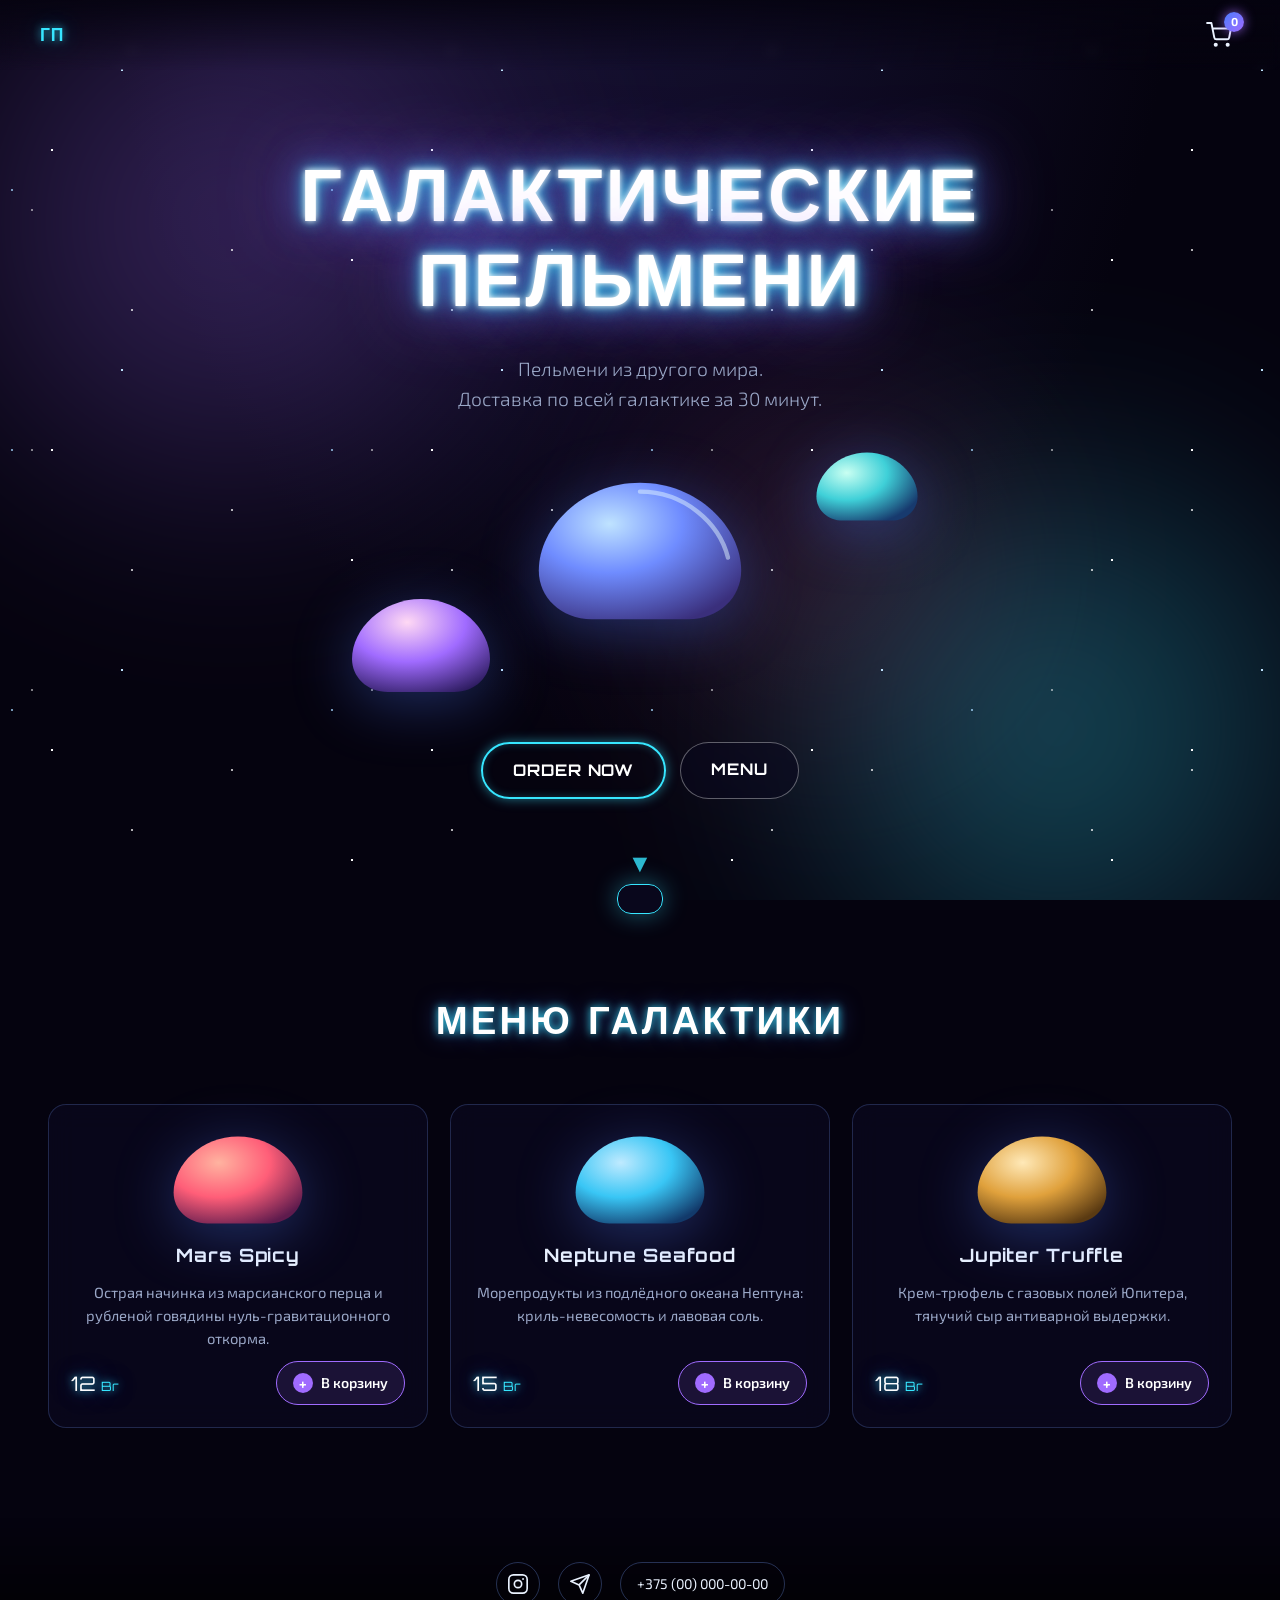
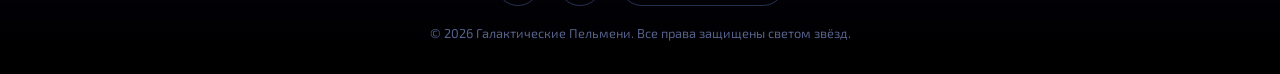
<file: galactic-pelmeni/index.html>
<!DOCTYPE html>
<html lang="ru">
<head>
  <meta charset="UTF-8">
  <meta name="viewport" content="width=device-width, initial-scale=1.0">
  <title>Галактические Пельмени — доставка из космоса</title>
  <meta name="description" content="Галактические Пельмени — космическая доставка пельменей Mars Spicy, Neptune Seafood, Jupiter Truffle. Заказ онлайн за 3 минуты.">
  <meta property="og:title" content="Галактические Пельмени">
  <meta property="og:description" content="Пельмени из другого мира. Доставка по галактике.">
  <meta property="og:type" content="website">
  <link rel="preconnect" href="https://fonts.googleapis.com">
  <link rel="preconnect" href="https://fonts.gstatic.com" crossorigin>
  <link href="https://fonts.googleapis.com/css2?family=Orbitron:wght@500;700;900&family=Exo+2:wght@300;400;600&display=swap" rel="stylesheet">
  <link rel="stylesheet" href="css/style.css">
</head>
<body>

  <!-- Анимированный фон: звёздное небо + туманности -->
  <div class="space-bg" aria-hidden="true">
    <div class="nebula nebula--1"></div>
    <div class="nebula nebula--2"></div>
    <div class="nebula nebula--3"></div>
    <div class="stars stars--far" data-parallax="0.15"></div>
    <div class="stars stars--mid" data-parallax="0.3"></div>
    <div class="stars stars--near" data-parallax="0.5"></div>
  </div>

  <!-- Фиксированная шапка -->
  <header class="site-header">
    <a href="#hero" class="logo logo--small">ГП</a>
    <button class="cart-trigger" id="cartTrigger" aria-label="Открыть корзину">
      <svg viewBox="0 0 24 24" width="26" height="26" fill="none" stroke="currentColor" stroke-width="1.8" stroke-linecap="round" stroke-linejoin="round">
        <circle cx="9" cy="21" r="1"/><circle cx="20" cy="21" r="1"/>
        <path d="M1 1h4l2.68 13.39a2 2 0 0 0 2 1.61h9.72a2 2 0 0 0 2-1.61L23 6H6"/>
      </svg>
      <span class="cart-badge" id="cartBadge" hidden>0</span>
    </button>
  </header>

  <main>
    <!-- 1. Главный экран -->
    <section class="hero" id="hero">
      <h1 class="logo neon-text">Галактические<br>Пельмени</h1>
      <p class="hero__tagline">Пельмени из&nbsp;другого мира.<br>Доставка по&nbsp;всей галактике за&nbsp;30&nbsp;минут.</p>

      <!-- Парящие пельмени -->
      <div class="float-zone" aria-hidden="true">
        <div class="dumpling float-1" style="--size:clamp(120px,22vw,220px)">
          <svg viewBox="0 0 100 70"><defs><radialGradient id="dg1" cx="35%" cy="30%" r="80%"><stop offset="0%" stop-color="#bfe3ff"/><stop offset="45%" stop-color="#6f8cff"/><stop offset="100%" stop-color="#3a2f7c"/></radialGradient></defs><path d="M50 4C76 4 96 24 96 44c0 12-10 22-24 22H28C14 66 4 56 4 44 4 24 24 4 50 4Z" fill="url(#dg1)"/><path d="M50 8c20 0 36 14 40 30" stroke="#dff3ff" stroke-opacity=".5" stroke-width="2" fill="none" stroke-linecap="round"/></svg>
        </div>
        <div class="dumpling float-2" style="--size:clamp(80px,14vw,150px)">
          <svg viewBox="0 0 100 70"><defs><radialGradient id="dg2" cx="40%" cy="25%" r="85%"><stop offset="0%" stop-color="#ffd9f4"/><stop offset="50%" stop-color="#a06bff"/><stop offset="100%" stop-color="#2c1b5e"/></radialGradient></defs><path d="M50 4C76 4 96 24 96 44c0 12-10 22-24 22H28C14 66 4 56 4 44 4 24 24 4 50 4Z" fill="url(#dg2)"/></svg>
        </div>
        <div class="dumpling float-3" style="--size:clamp(60px,10vw,110px)">
          <svg viewBox="0 0 100 70"><defs><radialGradient id="dg3" cx="30%" cy="30%" r="80%"><stop offset="0%" stop-color="#c9fff2"/><stop offset="50%" stop-color="#3fd0d8"/><stop offset="100%" stop-color="#173a6e"/></radialGradient></defs><path d="M50 4C76 4 96 24 96 44c0 12-10 22-24 22H28C14 66 4 56 4 44 4 24 24 4 50 4Z" fill="url(#dg3)"/></svg>
        </div>
      </div>

      <div class="hero__cta">
        <a href="#menu" class="btn btn--neon" id="orderNowBtn">Order Now</a>
        <a href="#menu" class="btn btn--ghost">Menu</a>
      </div>
      <a href="#menu" class="scroll-hint" aria-label="К меню">▼</a>
    </section>

    <!-- 2. Меню / каталог -->
    <section class="menu section" id="menu">
      <h2 class="section__title neon-text-soft">Меню галактики</h2>
      <div class="menu__grid">

        <article class="card glass">
          <div class="card__img dumpling float-card" style="--size:140px">
            <svg viewBox="0 0 100 70"><defs><radialGradient id="cg1" cx="35%" cy="30%" r="80%"><stop offset="0%" stop-color="#ffb3a0"/><stop offset="50%" stop-color="#ff5e78"/><stop offset="100%" stop-color="#5e1b4d"/></radialGradient></defs><path d="M50 4C76 4 96 24 96 44c0 12-10 22-24 22H28C14 66 4 56 4 44 4 24 24 4 50 4Z" fill="url(#cg1)"/></svg>
          </div>
          <h3 class="card__title">Mars Spicy</h3>
          <p class="card__desc">Острая начинка из марсианского перца и рубленой говядины нуль-гравитационного откорма.</p>
          <div class="card__bottom">
            <span class="card__price neon-text-soft">12 <i>Br</i></span>
            <button class="btn-add" data-id="mars" data-name="Mars Spicy" data-price="12">
              <span class="btn-add__icon">+</span> В корзину
            </button>
          </div>
        </article>

        <article class="card glass">
          <div class="card__img dumpling float-card" style="--size:140px">
            <svg viewBox="0 0 100 70"><defs><radialGradient id="cg2" cx="35%" cy="30%" r="80%"><stop offset="0%" stop-color="#bfeaff"/><stop offset="50%" stop-color="#39c6f5"/><stop offset="100%" stop-color="#123a6b"/></radialGradient></defs><path d="M50 4C76 4 96 24 96 44c0 12-10 22-24 22H28C14 66 4 56 4 44 4 24 24 4 50 4Z" fill="url(#cg2)"/></svg>
          </div>
          <h3 class="card__title">Neptune Seafood</h3>
          <p class="card__desc">Морепродукты из подлёдного океана Нептуна: криль-невесомость и лавовая соль.</p>
          <div class="card__bottom">
            <span class="card__price neon-text-soft">15 <i>Br</i></span>
            <button class="btn-add" data-id="neptune" data-name="Neptune Seafood" data-price="15">
              <span class="btn-add__icon">+</span> В корзину
            </button>
          </div>
        </article>

        <article class="card glass">
          <div class="card__img dumpling float-card" style="--size:140px">
            <svg viewBox="0 0 100 70"><defs><radialGradient id="cg3" cx="35%" cy="30%" r="80%"><stop offset="0%" stop-color="#ffe9b8"/><stop offset="50%" stop-color="#e0a13c"/><stop offset="100%" stop-color="#5a3a12"/></radialGradient></defs><path d="M50 4C76 4 96 24 96 44c0 12-10 22-24 22H28C14 66 4 56 4 44 4 24 24 4 50 4Z" fill="url(#cg3)"/></svg>
          </div>
          <h3 class="card__title">Jupiter Truffle</h3>
          <p class="card__desc">Крем-трюфель с газовых полей Юпитера, тянучий сыр антиварной выдержки.</p>
          <div class="card__bottom">
            <span class="card__price neon-text-soft">18 <i>Br</i></span>
            <button class="btn-add" data-id="jupiter" data-name="Jupiter Truffle" data-price="18">
              <span class="btn-add__icon">+</span> В корзину
            </button>
          </div>
        </article>

      </div>
    </section>

    <!-- Подвал -->
    <footer class="footer">
      <div class="footer__links">
        <a href="#" class="social" aria-label="Instagram">
          <svg viewBox="0 0 24 24" width="22" height="22" fill="none" stroke="currentColor" stroke-width="1.8"><rect x="2" y="2" width="20" height="20" rx="5"/><circle cx="12" cy="12" r="4"/><circle cx="17.5" cy="6.5" r="1" fill="currentColor" stroke="none"/></svg>
        </a>
        <a href="#" class="social" aria-label="Telegram">
          <svg viewBox="0 0 24 24" width="22" height="22" fill="none" stroke="currentColor" stroke-width="1.8" stroke-linejoin="round"><path d="M22 2 11 13"/><path d="M22 2 15 22l-4-9-9-4Z"/></svg>
        </a>
        <a href="tel:+375000000000" class="social social--text">+375 (00) 000-00-00</a>
      </div>
      <p class="footer__copy">© 2026 Галактические Пельмени. Все права защищены светом звёзд.</p>
    </footer>
  </main>

  <!-- 3. Корзина — выезжающая панель -->
  <div class="drawer-backdrop" id="drawerBackdrop" hidden></div>
  <aside class="cart-drawer glass" id="cartDrawer" aria-label="Корзина" aria-hidden="true">
    <div class="cart-drawer__head">
      <h3 class="neon-text-soft">Твой заказ</h3>
      <button class="drawer-close" id="drawerClose" aria-label="Закрыть корзину">✕</button>
    </div>

    <div class="cart-drawer__body">
      <p class="cart-empty" id="cartEmpty">Корзина пуста. Запусти немного пельменей в орбиту 🚀</p>
      <ul class="cart-list" id="cartList"></ul>

      <form class="order-form" id="orderForm" novalidate>
        <label class="field">
          <span>Имя</span>
          <input type="text" name="name" placeholder="Капитан Небула" required autocomplete="name">
        </label>
        <label class="field">
          <span>Телефон</span>
          <input type="tel" name="phone" placeholder="+375 (XX) XXX-XX-XX" required autocomplete="tel" inputmode="tel">
        </label>
        <label class="field">
          <span>Адрес доставки / Номер шлюза</span>
          <input type="text" name="address" placeholder="Сектор 7, шлюз B-12" required autocomplete="street-address">
        </label>
      </form>
    </div>

    <div class="cart-drawer__foot">
      <div class="cart-total-row">
        <span>Итого:</span>
        <strong class="cart-total neon-text-soft" id="cartTotal">0 Br</strong>
      </div>
      <button class="btn-checkout" id="checkoutBtn" disabled>Оформить заказ</button>
    </div>
  </aside>

  <!-- Сообщение об успехе -->
  <div class="toast" id="toast" role="status" aria-live="polite"></div>

  <script src="js/main.js"></script>
</body>
</html>
</file>
<file: css/style.css>
/* ═══════════════════════════════════════════════════════
   3D-Мастер Витебск — лендинг студии 3D-печати
   Тёмная технологичная тема, акценты: неоново-зелёный + оранжевый
   ═══════════════════════════════════════════════════════ */

:root {
  --bg: #0b111c;
  --bg-2: #0f1727;
  --surface: #141e31;
  --surface-2: #1a2740;
  --line: rgba(148, 175, 215, .14);
  --text: #e8eef8;
  --muted: #9db0ca;
  --accent: #2ee6a8;
  --accent-dark: #17b57f;
  --accent-2: #ff7a1a;
  --tg: #2aabdf;
  --vb: #7c50c3;
  --danger: #ff5c5c;
  --radius: 16px;
  --shadow: 0 18px 50px -18px rgba(0, 0, 0, .55);
  --font: "Manrope", system-ui, -apple-system, "Segoe UI", Roboto, sans-serif;
  --mono: "JetBrains Mono", ui-monospace, monospace;
}

* { margin: 0; padding: 0; box-sizing: border-box; }

html { scroll-behavior: smooth; }

body {
  font-family: var(--font);
  background: var(--bg);
  color: var(--text);
  line-height: 1.6;
  font-size: 16px;
  -webkit-font-smoothing: antialiased;
  overflow-x: hidden;
}

img, svg { display: block; max-width: 100%; }
a { color: inherit; text-decoration: none; }
ul, ol { list-style: none; }
button { font: inherit; cursor: pointer; border: none; background: none; color: inherit; }

::selection { background: var(--accent); color: #06231a; }

.container {
  width: min(1180px, 100% - 40px);
  margin-inline: auto;
}
.container-narrow { width: min(860px, 100% - 40px); }

.skip-link {
  position: absolute; left: -999px; top: 0;
  background: var(--accent); color: #06231a;
  padding: 10px 18px; border-radius: 0 0 12px 0; z-index: 200; font-weight: 700;
}
.skip-link:focus { left: 0; }

.accent   { color: var(--accent); }
.accent-2 { color: var(--accent-2); }

/* ─────────── Кнопки ─────────── */
.btn {
  display: inline-flex; align-items: center; justify-content: center; gap: 10px;
  font-weight: 800; border-radius: 14px;
  padding: 14px 26px; font-size: 16px;
  transition: transform .18s ease, box-shadow .18s ease, background .18s ease;
  white-space: nowrap;
}
.btn-primary {
  background: linear-gradient(135deg, var(--accent) 0%, var(--accent-dark) 100%);
  color: #06281d;
  box-shadow: 0 10px 30px -8px rgba(46, 230, 168, .45);
}
.btn-primary:hover { transform: translateY(-2px); box-shadow: 0 16px 36px -8px rgba(46, 230, 168, .55); }
.btn-primary:active { transform: translateY(0); }
.btn-lg { padding: 17px 30px; font-size: 17px; }
.btn-sm { padding: 10px 18px; font-size: 14px; border-radius: 11px; }

/* ─────────── Шапка ─────────── */
.site-header {
  position: sticky; top: 0; z-index: 100;
  background: rgba(11, 17, 28, .82);
  backdrop-filter: blur(14px);
  -webkit-backdrop-filter: blur(14px);
  border-bottom: 1px solid var(--line);
}
.header-inner {
  display: flex; align-items: center; justify-content: space-between;
  gap: 24px; height: 72px;
}
.logo { display: inline-flex; align-items: center; gap: 10px; color: var(--accent); }
.logo-text { font-weight: 800; font-size: 19px; color: var(--text); letter-spacing: -.02em; }
.logo-text b { color: var(--accent); }

.main-nav { display: flex; gap: 26px; font-size: 15px; font-weight: 500; }
.main-nav a { color: var(--muted); transition: color .15s; position: relative; padding: 6px 0; }
.main-nav a:hover { color: var(--text); }
.main-nav a::after {
  content: ""; position: absolute; left: 0; bottom: 0; height: 2px; width: 0;
  background: var(--accent); transition: width .2s ease; border-radius: 2px;
}
.main-nav a:hover::after { width: 100%; }

.header-actions { display: flex; align-items: center; gap: 16px; }
.tel { font-family: var(--mono); font-size: 14px; font-weight: 700; color: var(--text); white-space: nowrap; }
.tel:hover { color: var(--accent); }

.burger { display: none; width: 44px; height: 44px; border-radius: 10px; border: 1px solid var(--line); flex-direction: column; align-items: center; justify-content: center; gap: 5px; }
.burger span { display: block; width: 20px; height: 2px; background: var(--text); border-radius: 2px; transition: transform .25s, opacity .25s; }
.burger[aria-expanded="true"] span:nth-child(1) { transform: translateY(7px) rotate(45deg); }
.burger[aria-expanded="true"] span:nth-child(2) { opacity: 0; }
.burger[aria-expanded="true"] span:nth-child(3) { transform: translateY(-7px) rotate(-45deg); }

/* ─────────── Hero ─────────── */
.hero {
  position: relative;
  padding: clamp(48px, 8vw, 96px) 0 clamp(56px, 8vw, 100px);
  background:
    radial-gradient(700px 380px at 85% 10%, rgba(46, 230, 168, .10), transparent 60%),
    radial-gradient(600px 400px at 5% 90%, rgba(255, 122, 26, .07), transparent 60%),
    var(--bg);
  overflow: hidden;
}
.hero::before {
  content: ""; position: absolute; inset: 0; pointer-events: none;
  background-image:
    linear-gradient(rgba(148, 175, 215, .05) 1px, transparent 1px),
    linear-gradient(90deg, rgba(148, 175, 215, .05) 1px, transparent 1px);
  background-size: 44px 44px;
  mask-image: radial-gradient(ellipse 90% 80% at 50% 30%, #000 30%, transparent 75%);
  -webkit-mask-image: radial-gradient(ellipse 90% 80% at 50% 30%, #000 30%, transparent 75%);
}
.hero-grid {
  position: relative;
  display: grid; grid-template-columns: 1.15fr .85fr; gap: 48px; align-items: center;
}
.hero-badge {
  display: inline-flex; align-items: center; gap: 10px;
  font-size: 13.5px; font-weight: 700; color: var(--muted);
  border: 1px solid var(--line); border-radius: 999px;
  padding: 8px 16px; margin-bottom: 22px;
  background: rgba(20, 30, 49, .6);
}
.pulse-dot { width: 9px; height: 9px; border-radius: 50%; background: var(--accent); animation: pulse 1.8s infinite; }
@keyframes pulse {
  0%   { box-shadow: 0 0 0 0 rgba(46, 230, 168, .55); }
  70%  { box-shadow: 0 0 0 10px rgba(46, 230, 168, 0); }
  100% { box-shadow: 0 0 0 0 rgba(46, 230, 168, 0); }
}

.hero h1 {
  font-size: clamp(30px, 4.4vw, 52px);
  line-height: 1.12; letter-spacing: -.025em; font-weight: 800;
  margin-bottom: 20px;
}
.lead { font-size: clamp(16px, 1.6vw, 19px); color: var(--muted); max-width: 560px; margin-bottom: 30px; }

.hero-cta { display: flex; flex-wrap: wrap; align-items: center; gap: 16px; margin-bottom: 38px; }

.messengers { display: flex; gap: 10px; }
.messengers.inline { flex-wrap: wrap; }
.msg-btn {
  display: inline-flex; align-items: center; gap: 9px;
  padding: 12px 18px; border-radius: 13px; font-weight: 700; font-size: 14.5px;
  border: 1px solid var(--line); background: var(--surface);
  transition: transform .16s, border-color .16s, background .16s;
}
.msg-btn.tg { color: #bfeaf7; }
.msg-btn.tg:hover { background: rgba(42, 171, 223, .16); border-color: var(--tg); transform: translateY(-2px); }
.msg-btn.vb { color: #ddd0f5; }
.msg-btn.vb:hover { background: rgba(124, 80, 195, .2); border-color: var(--vb); transform: translateY(-2px); }

.hero-stats { display: flex; flex-wrap: wrap; gap: 12px; }
.hero-stats li {
  flex: 1 1 140px;
  background: var(--surface); border: 1px solid var(--line); border-radius: var(--radius);
  padding: 16px 20px;
}
.hero-stats b { display: block; font-size: 24px; font-weight: 800; color: var(--accent); font-family: var(--mono); letter-spacing: -.02em; }
.hero-stats span { font-size: 13px; color: var(--muted); }

/* Иллюстрация процесса */
.hero-visual {
  position: relative;
  display: grid; grid-template-columns: 1fr 1fr; gap: 18px;
}
.process-card {
  background: linear-gradient(160deg, var(--surface-2), var(--surface));
  border: 1px solid var(--line); border-radius: 20px;
  padding: 26px 18px 18px; text-align: center;
  box-shadow: var(--shadow);
  transition: transform .25s ease, border-color .25s;
}
.process-card:hover { transform: translateY(-4px); }
.process-card svg { margin: 0 auto 12px; width: 92px; height: 92px; }
.process-card figcaption { font-size: 13.5px; font-weight: 700; color: var(--muted); }
.process-card.broken  { grid-column: 1; color: #8ea6c8; }
.process-card.model   { grid-column: 2; grid-row: 1 / span 2; align-self: center; color: var(--accent); }
.process-card.model svg { width: 130px; height: 130px; animation: float 5s ease-in-out infinite; }
.process-card.printed { grid-column: 1; color: var(--accent); border-color: rgba(46, 230, 168, .35); }
@keyframes float { 0%, 100% { transform: translateY(0); } 50% { transform: translateY(-10px); } }

.flow-arrow { display: none; }

.printer-hint {
  grid-column: 1 / -1;
  display: inline-flex; align-items: center; gap: 9px;
  justify-self: start;
  font-size: 13px; font-weight: 700; color: var(--muted);
  background: var(--surface); border: 1px dashed var(--line);
  border-radius: 999px; padding: 9px 16px;
}
.hint-dot { width: 8px; height: 8px; border-radius: 50%; background: var(--accent-2); animation: pulse2 1.6s infinite; }
@keyframes pulse2 { 0%, 100% { opacity: 1; } 50% { opacity: .3; } }

/* ─────────── Секции ─────────── */
.section { padding: clamp(64px, 9vw, 110px) 0; }
.section-alt { background: var(--bg-2); border-block: 1px solid var(--line); }

.section-title {
  font-size: clamp(26px, 3.4vw, 40px); font-weight: 800; letter-spacing: -.02em;
  text-align: center; margin-bottom: 14px; line-height: 1.18;
}
.section-title.left { text-align: left; }
.section-subtitle { text-align: center; color: var(--muted); max-width: 640px; margin: 0 auto 48px; font-size: 17px; }

/* Появление при скролле */
.reveal { opacity: 0; transform: translateY(26px); transition: opacity .7s ease, transform .7s ease; }
.reveal.visible { opacity: 1; transform: none; }
@media (prefers-reduced-motion: reduce) {
  .reveal { opacity: 1; transform: none; transition: none; }
  html { scroll-behavior: auto; }
  * { animation-duration: .001s !important; }
}

/* Карточки преимуществ */
.cards-grid { display: grid; gap: 20px; }
.cols-4 { grid-template-columns: repeat(4, 1fr); }
.cols-2 { grid-template-columns: repeat(2, 1fr); }

.card {
  background: var(--surface); border: 1px solid var(--line); border-radius: var(--radius);
  padding: 28px 24px;
  transition: transform .22s ease, border-color .22s;
}
.card:hover { transform: translateY(-5px); border-color: rgba(46, 230, 168, .4); }
.card-icon {
  width: 54px; height: 54px; border-radius: 14px;
  display: grid; place-items: center; margin-bottom: 18px;
  background: rgba(46, 230, 168, .12); color: var(--accent);
  border: 1px solid rgba(46, 230, 168, .25);
}
.card h3 { font-size: 19px; margin-bottom: 8px; font-weight: 800; }
.card p { color: var(--muted); font-size: 15px; }

/* Боли/возражения */
.pain-strip {
  margin-top: 40px; display: grid; grid-template-columns: repeat(3, 1fr); gap: 16px;
}
.pain-item {
  background: linear-gradient(150deg, rgba(255, 122, 26, .09), rgba(255, 122, 26, .03));
  border: 1px solid rgba(255, 122, 26, .28);
  border-radius: var(--radius); padding: 22px;
}
.pain-item q { display: block; font-weight: 800; font-size: 15.5px; margin-bottom: 8px; color: #ffd9bd; quotes: none; }
.pain-item p { color: var(--muted); font-size: 14.5px; }

/* Услуги */
.services-grid { margin-top: 8px; }
.service-card {
  display: flex; gap: 22px; align-items: flex-start;
  background: var(--surface); border: 1px solid var(--line); border-radius: 20px;
  padding: 26px; transition: transform .22s, border-color .22s;
}
.service-card:hover { transform: translateY(-4px); border-color: rgba(46, 230, 168, .35); }
.service-media {
  flex: 0 0 96px; height: 96px; border-radius: 18px; display: grid; place-items: center;
  background:
    radial-gradient(120px 80px at 30% 20%, rgba(46, 230, 168, .18), transparent 70%),
    var(--surface-2);
  border: 1px solid var(--line); color: var(--accent);
}
.service-media[data-img="figure"] { color: var(--accent-2); background: radial-gradient(120px 80px at 30% 20%, rgba(255, 122, 26, .18), transparent 70%), var(--surface-2); }
.service-body h3 { font-size: 20px; margin-bottom: 8px; font-weight: 800; }
.service-body p { color: var(--muted); font-size: 15px; margin-bottom: 14px; }
.tags { display: flex; flex-wrap: wrap; gap: 8px; }
.tags li {
  font-size: 12px; font-weight: 700; font-family: var(--mono);
  color: var(--accent); border: 1px solid rgba(46, 230, 168, .3);
  background: rgba(46, 230, 168, .08);
  padding: 4px 10px; border-radius: 999px;
}

/* ─────────── Квиз ─────────── */
.quiz-section {
  background:
    radial-gradient(800px 400px at 50% 0%, rgba(46, 230, 168, .08), transparent 65%),
    var(--bg);
}
.quiz-wrap {
  display: grid; grid-template-columns: .85fr 1.15fr; gap: 44px;
  background: var(--surface); border: 1px solid var(--line);
  border-radius: 26px; padding: clamp(26px, 4vw, 48px);
  box-shadow: var(--shadow);
}
.quiz-intro p { color: var(--muted); margin: 16px 0 22px; }
.quiz-benefits li {
  position: relative; padding-left: 30px; margin-bottom: 12px; font-size: 15px; color: var(--text);
}
.quiz-benefits li::before {
  content: "✓"; position: absolute; left: 0; top: 0;
  width: 20px; height: 20px; border-radius: 50%;
  background: rgba(46, 230, 168, .15); color: var(--accent);
  display: grid; place-items: center; font-size: 12px; font-weight: 800;
}

.quiz-step { border: none; margin-bottom: 26px; }
.quiz-step legend {
  font-weight: 800; font-size: 17px; margin-bottom: 14px;
  display: flex; align-items: center; gap: 10px;
}
.step-num {
  width: 28px; height: 28px; border-radius: 9px; display: inline-grid; place-items: center;
  background: var(--accent); color: #06281d; font-family: var(--mono); font-size: 14px; font-weight: 700;
  flex: 0 0 auto;
}
.radio-card { display: block; margin-bottom: 10px; cursor: pointer; }
.radio-card input { position: absolute; opacity: 0; pointer-events: none; }
.radio-face {
  display: block; padding: 14px 18px;
  border: 1.5px solid var(--line); border-radius: 14px;
  background: var(--bg-2);
  transition: border-color .16s, background .16s, transform .16s;
}
.radio-face b { display: block; font-size: 15.5px; }
.radio-face small { color: var(--muted); font-size: 13px; }
.radio-card:hover .radio-face { border-color: rgba(46, 230, 168, .4); }
.radio-card input:checked + .radio-face {
  border-color: var(--accent); background: rgba(46, 230, 168, .1);
  transform: scale(1.01);
}
.radio-card input:focus-visible + .radio-face { outline: 2px solid var(--accent); outline-offset: 2px; }

.dropzone {
  border: 2px dashed rgba(148, 175, 215, .35); border-radius: 16px;
  padding: 26px 18px; text-align: center; cursor: pointer;
  color: var(--muted); margin-bottom: 18px;
  background: var(--bg-2);
  transition: border-color .18s, background .18s;
}
.dropzone svg { margin: 0 auto 10px; color: var(--accent); }
.dropzone b { display: block; color: var(--text); font-size: 15px; }
.dropzone small { font-size: 12.5px; }
.dropzone.dragover, .dropzone:hover { border-color: var(--accent); background: rgba(46, 230, 168, .06); }
.file-name { display: block; margin-top: 10px; color: var(--accent); font-weight: 700; font-size: 14px; font-family: var(--mono); word-break: break-all; }

.field { display: block; margin-bottom: 16px; }
.field > span { display: block; font-size: 14px; font-weight: 700; margin-bottom: 7px; }
.field i { color: var(--accent-2); font-style: normal; }
.field input, .field textarea {
  width: 100%; font: inherit; color: var(--text);
  background: var(--bg-2); border: 1.5px solid var(--line); border-radius: 12px;
  padding: 13px 16px; transition: border-color .16s;
}
.field textarea { resize: vertical; }
.field input:focus, .field textarea:focus { outline: none; border-color: var(--accent); }
.field input::placeholder, .field textarea::placeholder { color: #5c6f8c; }

.checkbox { display: flex; gap: 10px; align-items: flex-start; font-size: 13px; color: var(--muted); cursor: pointer; }
.checkbox input { width: 18px; height: 18px; accent-color: var(--accent); margin-top: 1px; flex: 0 0 auto; }

.field-error { display: none; color: var(--danger); font-size: 13px; margin-top: 6px; font-style: normal; }
.has-error .field-error, .field-error.show { display: block; }
.has-error .radio-face, .has-error .field input { border-color: var(--danger); }

.quiz-footer { display: flex; flex-direction: column; gap: 14px; align-items: flex-start; }
.form-note { font-size: 13px; color: var(--muted); }
.submit-btn { width: 100%; }
.submit-btn[disabled] { opacity: .6; cursor: wait; transform: none; }

.form-status { margin-top: 16px; }
.status-msg {
  border-radius: 14px; padding: 16px 18px; font-size: 14.5px; font-weight: 600;
  display: flex; gap: 10px; align-items: flex-start;
}
.status-msg.ok { background: rgba(46, 230, 168, .12); border: 1px solid rgba(46, 230, 168, .4); color: #b8f5de; }
.status-msg.err { background: rgba(255, 92, 92, .1); border: 1px solid rgba(255, 92, 92, .4); color: #ffc9c9; }

/* ─────────── Схема работы ─────────── */
.steps {
  display: grid; grid-template-columns: repeat(5, 1fr); gap: 18px; margin-top: 54px; counter-reset: step;
}
.step {
  position: relative; background: var(--surface); border: 1px solid var(--line);
  border-radius: var(--radius); padding: 26px 20px 22px;
}
.step::after {
  content: "→"; position: absolute; right: -17px; top: 50%; transform: translateY(-50%);
  color: var(--accent); font-size: 20px; font-weight: 800; z-index: 2;
}
.step:last-child::after { display: none; }
.step-num-big {
  display: grid; place-items: center;
  width: 46px; height: 46px; border-radius: 14px; margin-bottom: 16px;
  font-family: var(--mono); font-size: 20px; font-weight: 700;
  background: rgba(46, 230, 168, .12); color: var(--accent);
  border: 1px solid rgba(46, 230, 168, .3);
}
.step h3 { font-size: 16.5px; margin-bottom: 8px; font-weight: 800; }
.step p { font-size: 14px; color: var(--muted); }

/* ─────────── Портфолио / слайдер ─────────── */
.slider { position: relative; margin-top: 8px; }
.slider-track {
  display: flex; overflow: hidden; border-radius: 22px;
}
.slide {
  flex: 0 0 100%; min-width: 100%;
  background: var(--surface); border: 1px solid var(--line); border-radius: 22px;
  overflow: hidden;
  transition: opacity .45s ease, transform .45s ease;
}
.before-after { display: grid; grid-template-columns: 1fr auto 1fr; align-items: stretch; }
.ba-side {
  position: relative; display: grid; place-items: center; padding: 40px 20px 56px;
  min-height: 260px;
}
.ba-side svg { width: min(190px, 60%); height: auto; }
.ba-before { background: linear-gradient(160deg, #1a2233, #141b29); color: #7e93b4; }
.ba-after  { background: linear-gradient(160deg, rgba(46, 230, 168, .12), rgba(46, 230, 168, .03)), #12203a; color: var(--accent); }
.ba-divider {
  width: 2px; background: repeating-linear-gradient(to bottom, var(--accent) 0 8px, transparent 8px 16px);
  position: relative;
}
.ba-divider::after {
  content: "⇄"; position: absolute; top: 50%; left: 50%; transform: translate(-50%, -50%);
  width: 38px; height: 38px; border-radius: 50%; display: grid; place-items: center;
  background: var(--accent); color: #06281d; font-weight: 800; font-size: 16px;
}
.ba-label {
  position: absolute; bottom: 14px; left: 50%; transform: translateX(-50%);
  font-size: 12px; font-weight: 800; font-family: var(--mono); white-space: nowrap;
  background: rgba(11, 17, 28, .75); border: 1px solid var(--line);
  padding: 5px 12px; border-radius: 999px; color: var(--text);
}
.slide figcaption { padding: 22px 28px 26px; border-top: 1px solid var(--line); }
.slide figcaption b { display: block; font-size: 18px; margin-bottom: 6px; }
.slide figcaption span { color: var(--muted); font-size: 14.5px; }

.slider-btn {
  position: absolute; top: 42%; transform: translateY(-50%);
  width: 46px; height: 46px; border-radius: 50%;
  background: rgba(11, 17, 28, .8); border: 1px solid var(--line);
  color: var(--text); font-size: 26px; line-height: 1;
  display: grid; place-items: center; z-index: 5;
  transition: background .16s, border-color .16s;
  backdrop-filter: blur(6px);
}
.slider-btn:hover { background: var(--accent); color: #06281d; border-color: var(--accent); }
.slider-btn.prev { left: 14px; }
.slider-btn.next { right: 14px; }

.slider-dots { display: flex; justify-content: center; gap: 10px; margin-top: 22px; }
.slider-dots button {
  width: 10px; height: 10px; border-radius: 50%;
  background: var(--line); border: 1px solid transparent;
  transition: background .2s, transform .2s; padding: 0;
}
.slider-dots button.active { background: var(--accent); transform: scale(1.3); }

/* ─────────── FAQ ─────────── */
.faq-list { margin-top: 40px; display: grid; gap: 14px; }
.faq-item {
  background: var(--surface); border: 1px solid var(--line); border-radius: var(--radius);
  overflow: hidden; transition: border-color .2s;
}
.faq-item[open] { border-color: rgba(46, 230, 168, .4); }
.faq-item summary {
  list-style: none; cursor: pointer;
  display: flex; justify-content: space-between; align-items: center; gap: 16px;
  padding: 20px 24px; font-weight: 800; font-size: 16.5px;
}
.faq-item summary::-webkit-details-marker { display: none; }
.faq-item summary::after {
  content: "+"; font-size: 26px; font-weight: 400; color: var(--accent);
  transition: transform .25s; flex: 0 0 auto; line-height: 1;
}
.faq-item[open] summary::after { transform: rotate(45deg); }
.faq-body { padding: 0 24px 22px; color: var(--muted); font-size: 15px; }

/* ─────────── Контакты ─────────── */
.contacts-section {
  background:
    radial-gradient(700px 350px at 90% 100%, rgba(46, 230, 168, .07), transparent 60%),
    var(--bg);
}
.contacts-grid {
  display: grid; grid-template-columns: 1.1fr .9fr; gap: 32px; margin-top: 44px;
}
.contacts-list { display: grid; gap: 22px; }
.contacts-list li {
  background: var(--surface); border: 1px solid var(--line); border-radius: var(--radius);
  padding: 22px 24px;
}
.c-label {
  display: block; font-size: 12px; font-weight: 800; text-transform: uppercase;
  letter-spacing: .08em; color: var(--accent); margin-bottom: 6px; font-family: var(--mono);
}
.contacts-list b { font-size: 17px; }
.contacts-list b a:hover { color: var(--accent); }
.contacts-list small { display: block; color: var(--muted); margin-top: 4px; font-size: 13.5px; }

.callback-card {
  background: linear-gradient(165deg, var(--surface-2), var(--surface));
  border: 1px solid var(--line); border-radius: 22px; padding: 30px;
  display: flex; flex-direction: column; gap: 14px; align-items: flex-start;
  box-shadow: var(--shadow); height: fit-content;
}
.callback-card h3 { font-size: 21px; font-weight: 800; }
.callback-card > p { color: var(--muted); font-size: 14.5px; }
.callback-card .field { width: 100%; margin-bottom: 4px; }
.cb-note { font-size: 13.5px; font-weight: 700; min-height: 20px; }
.cb-note.ok { color: var(--accent); }
.cb-note.err { color: var(--danger); }

/* ─────────── Футер ─────────── */
.site-footer { border-top: 1px solid var(--line); background: var(--bg-2); padding-top: 54px; }
.footer-inner {
  display: grid; grid-template-columns: 1.4fr 1fr 1fr; gap: 36px; padding-bottom: 40px;
}
.footer-brand p { color: var(--muted); font-size: 14px; margin-top: 16px; max-width: 380px; }
.footer-nav { display: grid; gap: 10px; align-content: start; font-size: 14.5px; }
.footer-nav a { color: var(--muted); transition: color .15s; }
.footer-nav a:hover { color: var(--accent); }
.footer-contacts { display: grid; gap: 10px; align-content: start; font-size: 14.5px; }
.footer-contacts a { font-family: var(--mono); color: var(--text); }
.footer-contacts a:hover { color: var(--accent); }
.footer-bottom {
  border-top: 1px solid var(--line); padding: 20px 0 26px;
  display: flex; flex-wrap: wrap; justify-content: space-between; gap: 8px;
}
.footer-bottom small { color: #64789a; font-size: 12.5px; }

/* FAB */
.fab {
  position: fixed; right: 18px; bottom: 18px; z-index: 90;
  width: 58px; height: 58px; border-radius: 50%;
  background: linear-gradient(135deg, var(--accent), var(--accent-dark));
  color: #06281d; display: none; place-items: center;
  box-shadow: 0 12px 30px -6px rgba(46, 230, 168, .55);
  transition: transform .18s;
}
.fab:hover { transform: scale(1.07); }

/* ─────────── Адаптивность ─────────── */
@media (max-width: 1080px) {
  .cols-4 { grid-template-columns: repeat(2, 1fr); }
  .steps { grid-template-columns: repeat(3, 1fr); }
  .step:nth-child(3)::after { display: none; }
  .hero-grid { grid-template-columns: 1fr; gap: 44px; }
  .hero-visual { max-width: 560px; }
  .quiz-wrap { grid-template-columns: 1fr; gap: 30px; }
  .main-nav { display: none; }
}

@media (max-width: 760px) {
  .container { width: min(1180px, 100% - 32px); }
  .tel { display: none; }
  .header-actions .btn { display: none; }
  .burger { display: flex; }

  .main-nav.open {
    display: flex; flex-direction: column; gap: 4px;
    position: fixed; inset: 72px 0 auto 0;
    background: rgba(11, 17, 28, .97); backdrop-filter: blur(16px);
    border-bottom: 1px solid var(--line);
    padding: 18px 24px 26px; z-index: 99;
  }
  .main-nav.open a { padding: 13px 4px; font-size: 17px; border-bottom: 1px solid var(--line); }

  .pain-strip { grid-template-columns: 1fr; }
  .cols-2, .cols-4 { grid-template-columns: 1fr; }
  .service-card { flex-direction: column; }
  .steps { grid-template-columns: 1fr; }
  .step::after { content: "↓" !important; right: auto; left: 50%; top: auto; bottom: -20px; transform: translateX(-50%); }
  .step:last-child::after { display: none; }

  .contacts-grid { grid-template-columns: 1fr; }
  .footer-inner { grid-template-columns: 1fr; gap: 26px; }

  .ba-side { min-height: 200px; padding: 26px 10px 52px; }
  .ba-side svg { width: 62%; }
  .slider-btn { width: 38px; height: 38px; font-size: 21px; }

  .fab { display: grid; }
  .hero-cta .btn-lg { width: 100%; }
  .messengers { flex: 1; }
  .msg-btn { flex: 1; justify-content: center; }
}

@media (max-width: 420px) {
  .hero-stats li { flex-basis: 100%; }
  .ba-label { font-size: 10.5px; padding: 4px 8px; }
  .quiz-wrap { padding: 20px 16px; border-radius: 20px; }
}
</file>
<file: galactic-pelmeni/css/style.css>
/* ============================================
   Галактические Пельмени — Mobile First
   ============================================ */
:root {
  --c-bg: #05030f;
  --c-cyan: #37e6ff;
  --c-blue: #4d7cff;
  --c-violet: #a06bff;
  --c-pink: #ff5e9c;
  --c-text: #eaf2ff;
  --c-muted: #9aa7c7;
  --font-display: 'Orbitron', sans-serif;
  --font-body: 'Exo 2', system-ui, sans-serif;
  --glow-cyan: 0 0 8px rgba(55,230,255,.8), 0 0 24px rgba(55,230,255,.45), 0 0 64px rgba(55,230,255,.25);
  --radius: 18px;
}

* { margin: 0; padding: 0; box-sizing: border-box; }

html { scroll-behavior: smooth; } /* плавный скролл к #menu */

body {
  font-family: var(--font-body);
  background: var(--c-bg);
  color: var(--c-text);
  min-height: 100vh;
  overflow-x: hidden;
  line-height: 1.55;
}

img, svg { display: block; max-width: 100%; }
button { font: inherit; cursor: pointer; border: none; background: none; color: inherit; }
a { color: inherit; text-decoration: none; }

/* ---------- Анимированный космический фон ---------- */
.space-bg {
  position: fixed;
  inset: 0;
  z-index: -1;
  background: radial-gradient(ellipse at 50% -20%, #171235 0%, var(--c-bg) 60%);
  overflow: hidden;
}

.nebula {
  position: absolute;
  border-radius: 50%;
  filter: blur(90px);
  opacity: .35;
  animation: nebula-drift 26s ease-in-out infinite alternate;
}
.nebula--1 { width: 60vw; height: 60vw; top: -18%; left: -12%; background: radial-gradient(circle, var(--c-violet), transparent 70%); }
.nebula--2 { width: 55vw; height: 55vw; bottom: -20%; right: -10%; background: radial-gradient(circle, var(--c-cyan), transparent 70%); animation-delay: -8s; animation-duration: 34s; }
.nebula--3 { width: 40vw; height: 40vw; top: 35%; left: 45%; background: radial-gradient(circle, var(--c-pink), transparent 70%); opacity: .18; animation-delay: -16s; }

@keyframes nebula-drift {
  from { transform: translate3d(0,0,0) scale(1); }
  to   { transform: translate3d(6vw,-4vh,0) scale(1.25); }
}

.stars {
  position: absolute;
  inset: -10%;
  background-repeat: repeat;
  will-change: transform;
  animation: twinkle 5s ease-in-out infinite alternate;
}
/* Звёзды нарисованы радиальными градиентами — не нужны картинки */
.stars--far {
  background-image:
    radial-gradient(1px 1px at 20px 30px, #fff 50%, transparent 51%),
    radial-gradient(1px 1px at 90px 120px, #cfe6ff 50%, transparent 51%),
    radial-gradient(1.5px 1.5px at 160px 60px, #fff 50%, transparent 51%),
    radial-gradient(1px 1px at 230px 180px, #bcd 50%, transparent 51%),
    radial-gradient(1px 1px at 300px 90px, #fff 50%, transparent 51%);
  background-size: 340px 240px;
  opacity: .5;
}
.stars--mid {
  background-image:
    radial-gradient(1.5px 1.5px at 40px 80px, #fff 50%, transparent 51%),
    radial-gradient(2px 2px at 140px 20px, #a8d8ff 50%, transparent 51%),
    radial-gradient(1.5px 1.5px at 260px 140px, #fff 50%, transparent 51%),
    radial-gradient(1px 1px at 60px 200px, #ffd9f4 50%, transparent 51%);
  background-size: 320px 260px;
  opacity: .7;
  animation-delay: -2s;
}
.stars--near {
  background-image:
    radial-gradient(2.5px 2.5px at 100px 50px, #fff 50%, transparent 51%),
    radial-gradient(2px 2px at 250px 160px, #bfe3ff 50%, transparent 51%),
    radial-gradient(2.5px 2.5px at 180px 240px, #fff 50%, transparent 51%);
  background-size: 380px 300px;
  animation-delay: -3.5s;
}

@keyframes twinkle {
  from { opacity: .35; }
  to   { opacity: .9; }
}

/* ---------- Шапка ---------- */
.site-header {
  position: fixed;
  top: 0; left: 0; right: 0;
  z-index: 50;
  display: flex;
  justify-content: space-between;
  align-items: center;
  padding: 14px clamp(16px, 4vw, 40px);
  background: linear-gradient(to bottom, rgba(5,3,15,.85), rgba(5,3,15,0));
  backdrop-filter: blur(6px);
  -webkit-backdrop-filter: blur(6px);
}

.logo {
  font-family: var(--font-display);
  font-weight: 900;
  letter-spacing: .04em;
  text-transform: uppercase;
}
.logo--small {
  font-size: 1.1rem;
  color: var(--c-cyan);
  text-shadow: var(--glow-cyan);
}

.cart-trigger {
  position: relative;
  color: var(--c-text);
  padding: 8px;
  border-radius: 12px;
  transition: transform .25s, filter .25s;
}
.cart-trigger:hover { transform: scale(1.12); filter: drop-shadow(0 0 10px var(--c-cyan)); }
.cart-badge {
  position: absolute;
  top: -2px; right: -4px;
  min-width: 20px; height: 20px;
  padding: 0 5px;
  border-radius: 10px;
  background: linear-gradient(135deg, var(--c-blue), var(--c-violet));
  color: #fff;
  font-size: .72rem;
  font-weight: 700;
  display: grid;
  place-items: center;
  box-shadow: 0 0 12px rgba(160,107,255,.8);
}

/* ---------- Неоновые тексты ---------- */
.neon-text {
  color: #fff;
  text-shadow:
    0 0 6px #fff,
    0 0 16px var(--c-cyan),
    0 0 40px var(--c-blue),
    0 0 80px var(--c-violet);
}
.neon-text-soft {
  color: #fff;
  text-shadow: 0 0 8px rgba(55,230,255,.9), 0 0 22px rgba(77,124,255,.5);
}

/* ---------- Hero ---------- */
.hero {
  min-height: 100svh;
  display: flex;
  flex-direction: column;
  align-items: center;
  justify-content: center;
  text-align: center;
  gap: clamp(18px, 4vh, 34px);
  padding: 90px 16px 40px;
  position: relative;
}

.hero .logo {
  font-size: clamp(2rem, 8vw, 4.6rem);
  line-height: 1.15;
}

.hero__tagline {
  color: var(--c-muted);
  font-size: clamp(.95rem, 2.6vw, 1.2rem);
  font-weight: 300;
}

/* Парящие пельмени */
.float-zone {
  position: relative;
  width: min(92vw, 640px);
  height: clamp(160px, 30vh, 260px);
}
.dumpling { width: var(--size); }
.dumpling svg { width: 100%; height: auto; filter: drop-shadow(0 10px 30px rgba(77,124,255,.35)); }

.float-1, .float-2, .float-3 { position: absolute; }
.float-1 { left: 50%; top: 10%; transform: translateX(-50%); animation: float-y 6s ease-in-out infinite; }
.float-2 { left: 4%; bottom: 4%; animation: float-y 7.5s ease-in-out -2.5s infinite; }
.float-3 { right: 6%; top: 0; animation: float-y 5s ease-in-out -1.2s infinite; }

@keyframes float-y {
  0%, 100% { translate: 0 0; rotate: -3deg; }
  50%      { translate: 0 -18px; rotate: 3deg; }
}

.float-card { animation: float-y 5.5s ease-in-out infinite; }

/* Кнопки */
.hero__cta { display: flex; flex-wrap: wrap; gap: 14px; justify-content: center; }

.btn {
  font-family: var(--font-display);
  font-weight: 700;
  letter-spacing: .06em;
  text-transform: uppercase;
  padding: 14px 30px;
  border-radius: 999px;
  transition: all .3s ease;
}

.btn--neon {
  color: #fff;
  border: 2px solid var(--c-cyan);
  background: transparent;
  box-shadow: 0 0 12px rgba(55,230,255,.5), inset 0 0 8px rgba(55,230,255,.25);
}
.btn--neon:hover {
  background: var(--c-cyan);
  color: #041018;
  box-shadow: 0 0 26px var(--c-cyan), 0 0 70px rgba(55,230,255,.5);
  transform: translateY(-2px) scale(1.04);
}

.btn--ghost {
  color: #fff;
  border: 1px solid rgba(255,255,255,.35);
  background: rgba(10,8,30,.55);
  backdrop-filter: blur(4px);
}
.btn--ghost:hover {
  border-color: var(--c-violet);
  box-shadow: 0 0 18px rgba(160,107,255,.6);
  transform: translateY(-2px) scale(1.04);
}

.scroll-hint {
  position: absolute;
  bottom: 22px;
  color: var(--c-cyan);
  font-size: 1.2rem;
  animation: bounce 2s infinite;
  opacity: .8;
}
@keyframes bounce {
  0%,100% { transform: translateY(0); }
  50%     { transform: translateY(8px); }
}

/* ---------- Секции / карточки (glassmorphism) ---------- */
.section { padding: clamp(56px, 10vh, 110px) clamp(16px, 5vw, 48px); }

.section__title {
  font-family: var(--font-display);
  font-size: clamp(1.5rem, 5vw, 2.4rem);
  text-align: center;
  margin-bottom: clamp(28px, 6vh, 56px);
  text-transform: uppercase;
  letter-spacing: .08em;
}

.glass {
  background: rgba(14, 12, 40, .45);
  border: 1px solid rgba(120, 160, 255, .22);
  border-radius: var(--radius);
  backdrop-filter: blur(14px);
  -webkit-backdrop-filter: blur(14px);
}

.menu__grid {
  display: grid;
  grid-template-columns: 1fr;           /* mobile first: колонка */
  gap: 22px;
  max-width: 1200px;
  margin: 0 auto;
}
@media (min-width: 640px) {
  .menu__grid { grid-template-columns: repeat(2, 1fr); }
}
@media (min-width: 980px) {
  .menu__grid { grid-template-columns: repeat(3, 1fr); }
}

.card {
  padding: 26px 22px 22px;
  display: flex;
  flex-direction: column;
  align-items: center;
  text-align: center;
  gap: 12px;
  transition: transform .35s ease, box-shadow .35s ease, border-color .35s ease;
}
.card:hover {
  transform: translateY(-8px) scale(1.03);
  border-color: var(--c-cyan);
  box-shadow: 0 0 24px rgba(55,230,255,.35), 0 18px 50px rgba(0,0,0,.5);
}

.card__title {
  font-family: var(--font-display);
  font-size: 1.15rem;
  letter-spacing: .04em;
}
.card__desc { color: var(--c-muted); font-size: .92rem; flex-grow: 1; }
.card__bottom { display: flex; align-items: center; justify-content: space-between; width: 100%; gap: 10px; }
.card__price { font-family: var(--font-display); font-size: 1.25rem; }
.card__price i { font-style: normal; font-size: .8rem; color: var(--c-cyan); }

.btn-add {
  display: inline-flex;
  align-items: center;
  gap: 8px;
  padding: 10px 16px;
  border-radius: 999px;
  border: 1px solid var(--c-violet);
  color: #fff;
  font-size: .88rem;
  font-weight: 600;
  background: rgba(160,107,255,.12);
  transition: all .3s ease;
}
.btn-add__icon {
  display: grid;
  place-items: center;
  width: 20px; height: 20px;
  border-radius: 50%;
  background: var(--c-violet);
  font-weight: 700;
}
.btn-add:hover {
  background: linear-gradient(135deg, var(--c-blue), var(--c-violet));
  box-shadow: 0 0 20px rgba(160,107,255,.7);
  transform: scale(1.06);
}
.btn-add.added { animation: pop .35s ease; }
@keyframes pop { 50% { transform: scale(1.18); } }

/* ---------- Корзина (drawer) ---------- */
.drawer-backdrop {
  position: fixed;
  inset: 0;
  z-index: 90;
  background: rgba(3,2,10,.6);
  backdrop-filter: blur(3px);
  opacity: 0;
  transition: opacity .35s ease;
}
.drawer-backdrop.is-open { opacity: 1; }

.cart-drawer {
  position: fixed;
  top: 0; right: 0; bottom: 0;
  z-index: 100;
  width: min(420px, 100vw);
  display: flex;
  flex-direction: column;
  border-radius: 0;
  border-left: 1px solid rgba(120,160,255,.3);
  transform: translateX(105%);
  transition: transform .4s cubic-bezier(.22,.9,.3,1);
  background: rgba(9,7,26,.92);
}
.cart-drawer.is-open { transform: translateX(0); box-shadow: -10px 0 60px rgba(55,230,255,.15); }

.cart-drawer__head {
  display: flex;
  justify-content: space-between;
  align-items: center;
  padding: 20px 22px;
  border-bottom: 1px solid rgba(120,160,255,.2);
}
.cart-drawer__head h3 { font-family: var(--font-display); font-size: 1.1rem; }
.drawer-close { font-size: 1.2rem; color: var(--c-muted); transition: color .2s, transform .2s; }
.drawer-close:hover { color: var(--c-pink); transform: rotate(90deg); }

.cart-drawer__body { flex: 1; overflow-y: auto; padding: 20px 22px; }

.cart-empty { color: var(--c-muted); font-size: .92rem; text-align: center; padding: 20px 0; }

.cart-list { list-style: none; display: grid; gap: 12px; margin-bottom: 22px; }
.cart-item {
  display: flex;
  align-items: center;
  justify-content: space-between;
  gap: 10px;
  padding: 12px 14px;
  border: 1px solid rgba(120,160,255,.18);
  border-radius: 12px;
  background: rgba(20,16,50,.5);
}
.cart-item__name { font-weight: 600; font-size: .92rem; }
.cart-item__price { color: var(--c-muted); font-size: .8rem; }
.qty { display: flex; align-items: center; gap: 8px; }
.qty button {
  width: 26px; height: 26px;
  border-radius: 8px;
  border: 1px solid rgba(120,160,255,.35);
  color: var(--c-cyan);
  font-weight: 700;
  transition: all .2s;
}
.qty button:hover { background: var(--c-cyan); color: #041018; box-shadow: 0 0 12px var(--c-cyan); }
.qty span { min-width: 20px; text-align: center; font-weight: 700; }
.cart-item__remove { color: var(--c-muted); font-size: .9rem; transition: color .2s; }
.cart-item__remove:hover { color: var(--c-pink); }

/* Форма */
.order-form { display: grid; gap: 14px; }
.field { display: grid; gap: 6px; }
.field > span { font-size: .8rem; color: var(--c-muted); text-transform: uppercase; letter-spacing: .06em; }
.field input {
  background: rgba(8,6,24,.8);
  border: 1px solid rgba(120,160,255,.25);
  border-radius: 12px;
  padding: 12px 14px;
  color: var(--c-text);
  font: inherit;
  outline: none;
  transition: border-color .25s, box-shadow .25s;
}
.field input::placeholder { color: #55618a; }
.field input:focus {
  border-color: var(--c-cyan);
  box-shadow: 0 0 0 1px var(--c-cyan), 0 0 16px rgba(55,230,255,.35);
}
.field input.invalid {
  border-color: var(--c-pink);
  box-shadow: 0 0 0 1px var(--c-pink), 0 0 14px rgba(255,94,156,.35);
}

.cart-drawer__foot {
  padding: 18px 22px calc(18px + env(safe-area-inset-bottom));
  border-top: 1px solid rgba(120,160,255,.2);
  display: grid;
  gap: 14px;
}
.cart-total-row { display: flex; justify-content: space-between; align-items: baseline; }
.cart-total { font-family: var(--font-display); font-size: 1.3rem; }

.btn-checkout {
  width: 100%;
  padding: 15px;
  border-radius: 14px;
  font-family: var(--font-display);
  font-weight: 700;
  text-transform: uppercase;
  letter-spacing: .06em;
  color: #fff;
  background: linear-gradient(135deg, var(--c-blue), var(--c-violet));
  box-shadow: 0 0 18px rgba(77,124,255,.5);
  transition: all .3s ease;
}
.btn-checkout:hover:not(:disabled) {
  transform: translateY(-2px) scale(1.02);
  box-shadow: 0 0 30px rgba(160,107,255,.8);
}
.btn-checkout:disabled { opacity: .4; cursor: not-allowed; }

/* ---------- Toast ---------- */
.toast {
  position: fixed;
  left: 50%;
  bottom: 28px;
  transform: translate(-50%, 140%);
  z-index: 200;
  padding: 14px 22px;
  border-radius: 14px;
  background: rgba(10,8,30,.92);
  border: 1px solid var(--c-cyan);
  box-shadow: 0 0 24px rgba(55,230,255,.4);
  font-size: .92rem;
  transition: transform .4s cubic-bezier(.22,.9,.3,1);
  max-width: 92vw;
  text-align: center;
}
.toast.is-visible { transform: translate(-50%, 0); }

/* ---------- Footer ---------- */
.footer {
  padding: 44px 16px 30px;
  text-align: center;
  background: linear-gradient(to bottom, transparent, #000 90%);
  display: grid;
  gap: 18px;
  justify-items: center;
}
.footer__links { display: flex; gap: 18px; align-items: center; }
.social {
  display: grid;
  place-items: center;
  width: 44px; height: 44px;
  border-radius: 50%;
  border: 1px solid rgba(120,160,255,.3);
  color: var(--c-text);
  transition: all .3s ease;
}
.social--text { width: auto; padding: 0 16px; border-radius: 999px; font-size: .88rem; }
.social:hover {
  color: var(--c-cyan);
  border-color: var(--c-cyan);
  box-shadow: 0 0 18px rgba(55,230,255,.6);
  transform: translateY(-3px);
}
.footer__copy { color: #55618a; font-size: .8rem; }

/* ---------- Уважение к prefers-reduced-motion ---------- */
@media (prefers-reduced-motion: reduce) {
  *, *::before, *::after {
    animation-duration: .01ms !important;
    animation-iteration-count: 1 !important;
    transition-duration: .01ms !important;
  }
  html { scroll-behavior: auto; }
}
</file>
